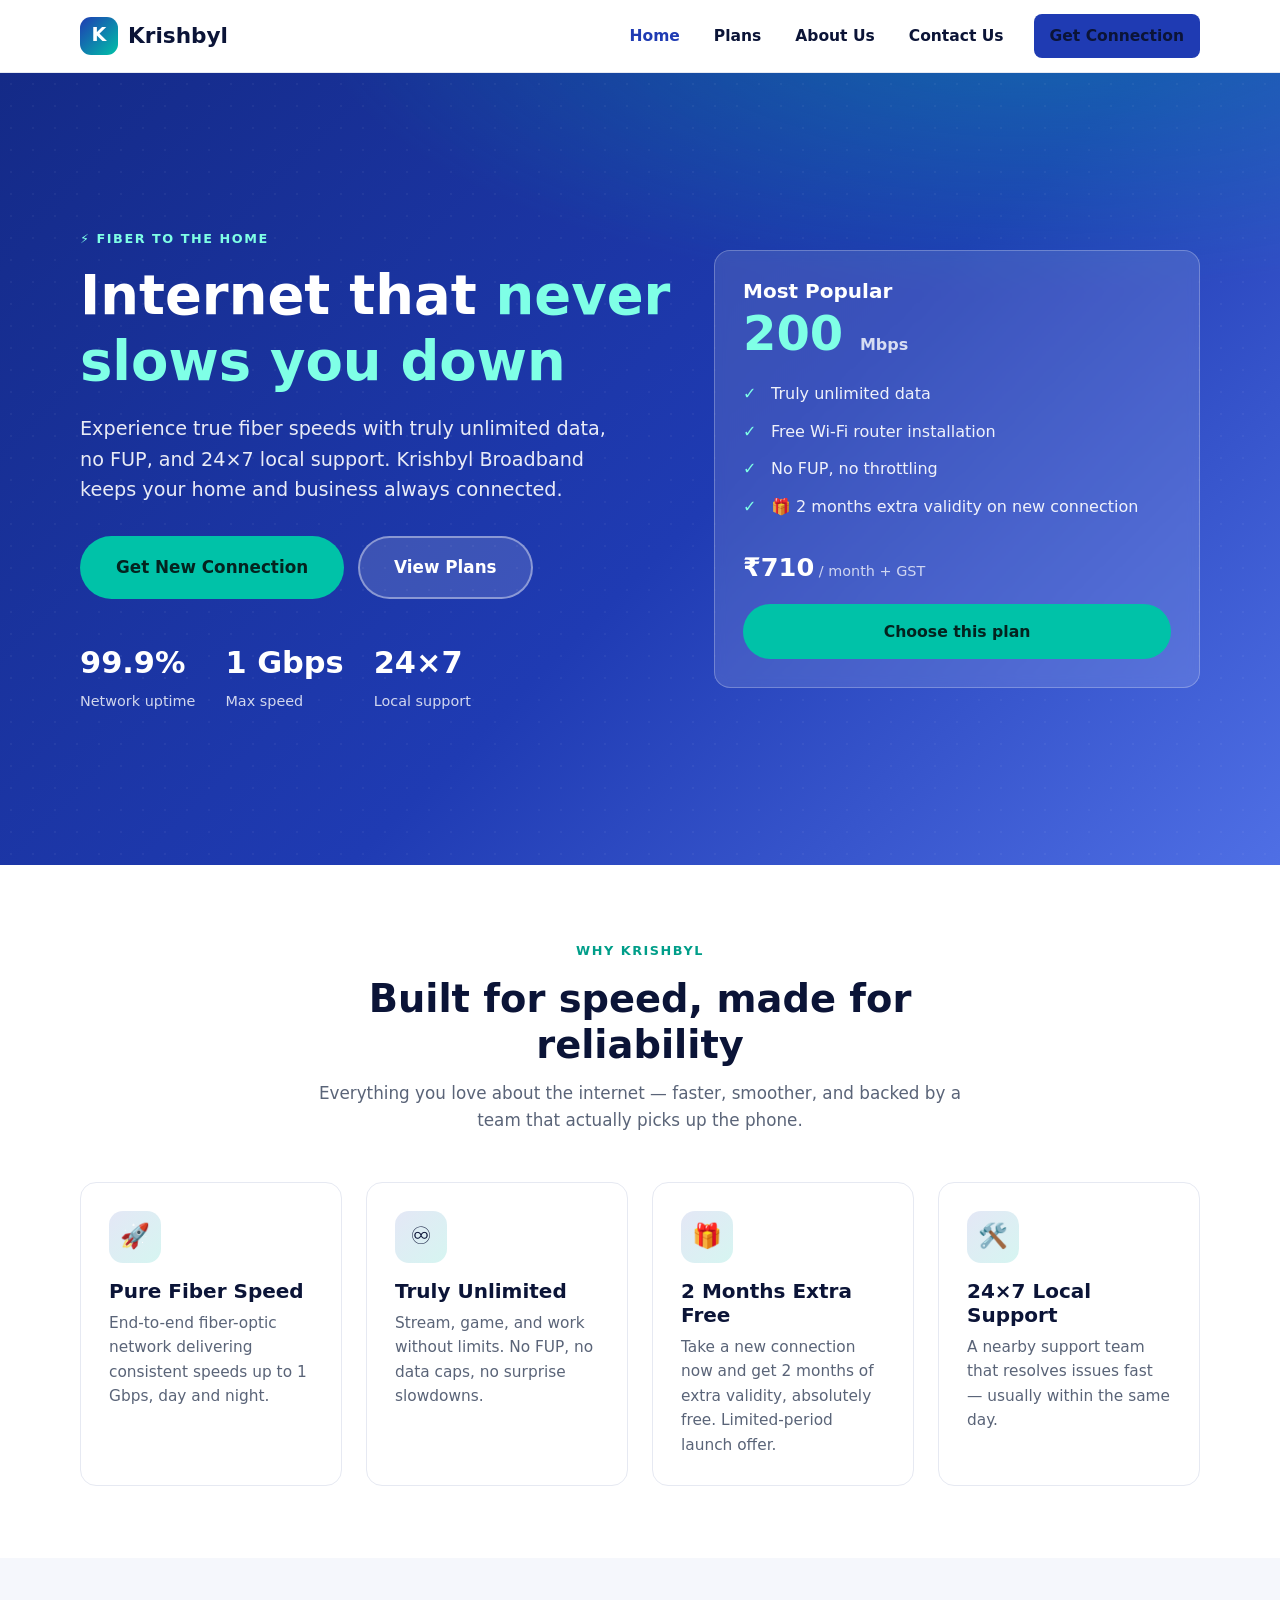
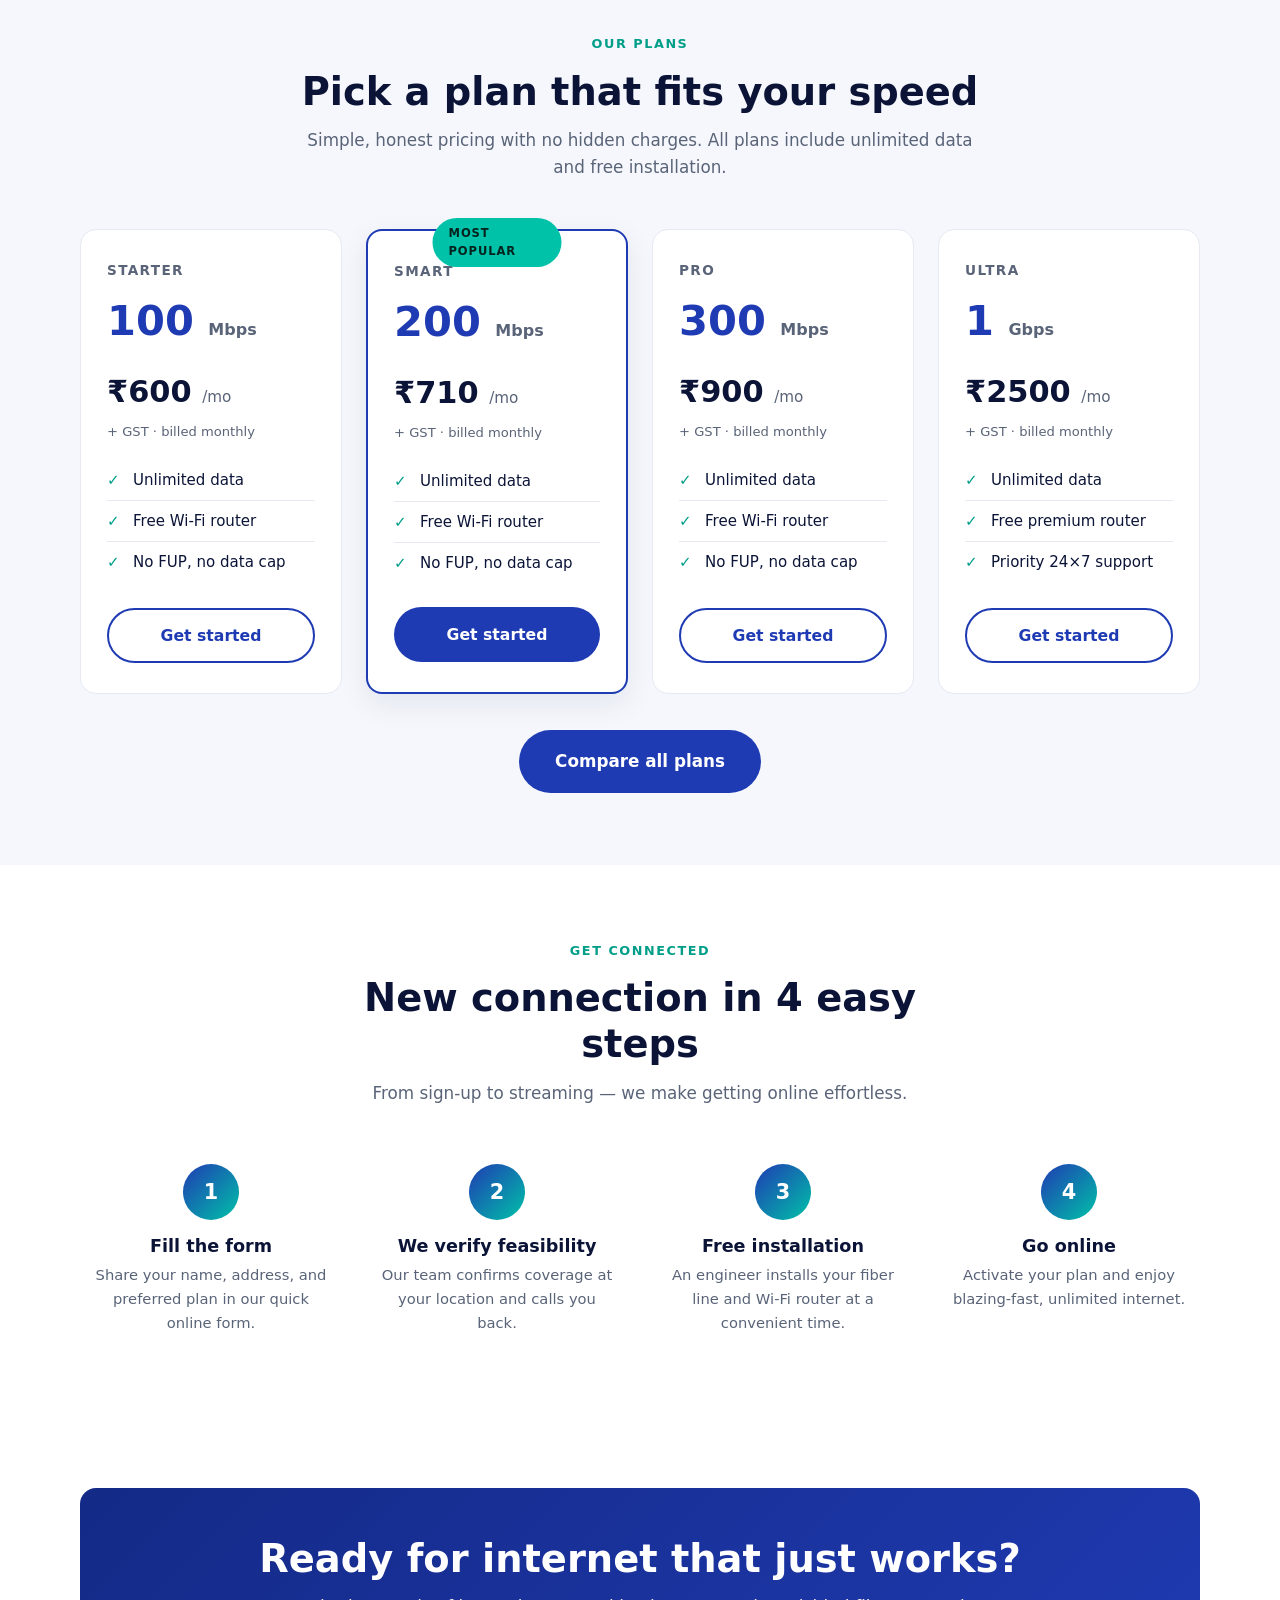
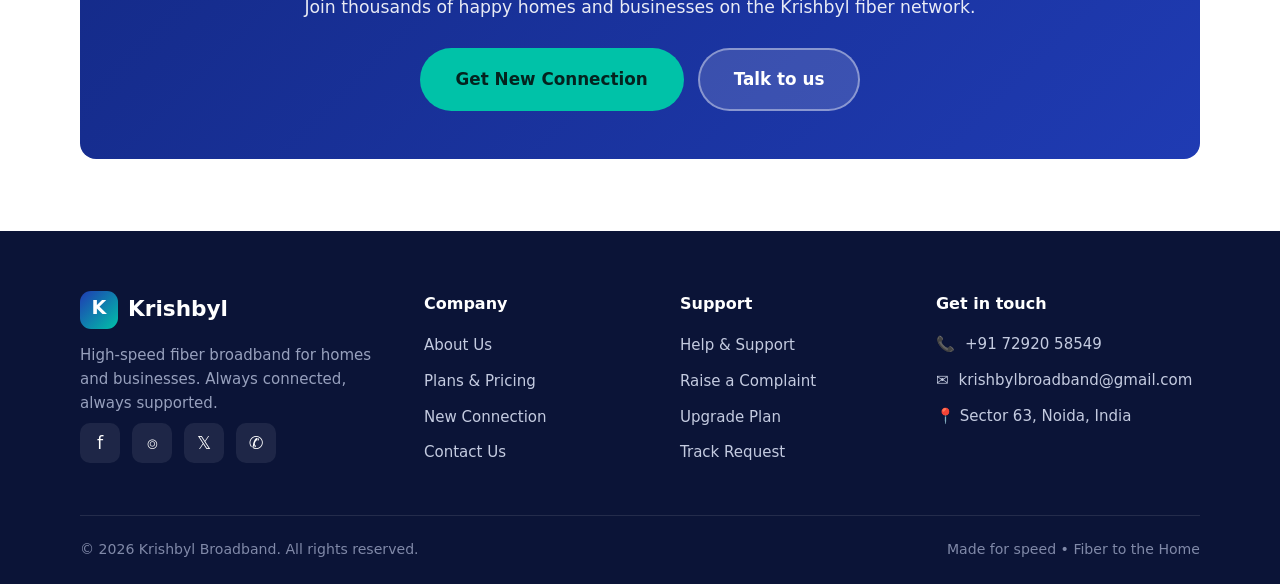
<file: index.html>
<!DOCTYPE html>
<html lang="en">
<head>
  <meta charset="UTF-8" />
  <meta name="viewport" content="width=device-width, initial-scale=1.0" />
  <title>Krishbyl Broadband — High-Speed Fiber Internet</title>
  <meta name="description" content="Krishbyl Broadband delivers blazing-fast, reliable fiber internet for homes and businesses. Truly unlimited data and 24x7 local support. New connection offer: get 2 months extra validity free." />
  <link rel="preconnect" href="https://fonts.googleapis.com" />
  <link rel="stylesheet" href="assets/css/style.css" />
  <link rel="icon" href="data:image/svg+xml,<svg xmlns='http://www.w3.org/2000/svg' viewBox='0 0 100 100'><rect width='100' height='100' rx='22' fill='%231f3bb3'/><text x='50' y='70' font-size='62' font-family='Arial' font-weight='bold' fill='white' text-anchor='middle'>K</text></svg>" />
</head>
<body>

  <!-- ===== Header ===== -->
  <header class="site-header">
    <div class="container nav">
      <a class="logo" href="index.html"><span class="mark"><span>K</span></span> Krishbyl</a>
      <button class="nav-toggle" aria-label="Toggle menu" aria-expanded="false"><span></span></button>
      <ul class="nav-links">
        <li><a href="index.html">Home</a></li>
        <li><a href="plans.html">Plans</a></li>
        <li><a href="about.html">About Us</a></li>
        <li><a href="contact.html">Contact Us</a></li>
        <li class="nav-cta"><a class="btn btn-primary" href="new-connection.html">Get Connection</a></li>
      </ul>
    </div>
  </header>

  <!-- ===== Hero ===== -->
  <section class="hero">
    <div class="container">
      <div class="hero-grid">
        <div>
          <span class="eyebrow" style="color:#7fffe6">⚡ Fiber to the Home</span>
          <h1>Internet that <span class="hl">never slows you down</span></h1>
          <p class="lead">Experience true fiber speeds with truly unlimited data, no FUP, and 24×7 local support. Krishbyl Broadband keeps your home and business always connected.</p>
          <div class="hero-actions">
            <a class="btn btn-accent btn-lg" href="new-connection.html">Get New Connection</a>
            <a class="btn btn-ghost-light btn-lg" href="plans.html">View Plans</a>
          </div>
          <div class="hero-stats">
            <div class="stat"><b>99.9%</b><span>Network uptime</span></div>
            <div class="stat"><b>1 Gbps</b><span>Max speed</span></div>
            <div class="stat"><b>24×7</b><span>Local support</span></div>
          </div>
        </div>
        <div class="hero-card">
          <h3>Most Popular</h3>
          <div class="speed">200 <small>Mbps</small></div>
          <ul>
            <li>Truly unlimited data</li>
            <li>Free Wi-Fi router installation</li>
            <li>No FUP, no throttling</li>
            <li>🎁 2 months extra validity on new connection</li>
          </ul>
          <div class="price">₹710<small> / month + GST</small></div>
          <a class="btn btn-accent" href="new-connection.html" style="width:100%">Choose this plan</a>
        </div>
      </div>
    </div>
  </section>

  <!-- ===== Features ===== -->
  <section>
    <div class="container">
      <div class="section-head">
        <span class="eyebrow">Why Krishbyl</span>
        <h2>Built for speed, made for reliability</h2>
        <p>Everything you love about the internet — faster, smoother, and backed by a team that actually picks up the phone.</p>
      </div>
      <div class="grid grid-4">
        <div class="feature">
          <div class="ico">🚀</div>
          <h3>Pure Fiber Speed</h3>
          <p>End-to-end fiber-optic network delivering consistent speeds up to 1 Gbps, day and night.</p>
        </div>
        <div class="feature">
          <div class="ico">♾️</div>
          <h3>Truly Unlimited</h3>
          <p>Stream, game, and work without limits. No FUP, no data caps, no surprise slowdowns.</p>
        </div>
        <div class="feature">
          <div class="ico">🎁</div>
          <h3>2 Months Extra Free</h3>
          <p>Take a new connection now and get 2 months of extra validity, absolutely free. Limited-period launch offer.</p>
        </div>
        <div class="feature">
          <div class="ico">🛠️</div>
          <h3>24×7 Local Support</h3>
          <p>A nearby support team that resolves issues fast — usually within the same day.</p>
        </div>
      </div>
    </div>
  </section>

  <!-- ===== Plans preview ===== -->
  <section class="bg-soft">
    <div class="container">
      <div class="section-head">
        <span class="eyebrow">Our Plans</span>
        <h2>Pick a plan that fits your speed</h2>
        <p>Simple, honest pricing with no hidden charges. All plans include unlimited data and free installation.</p>
      </div>
      <div class="plans-grid">
        <div class="plan">
          <div class="plan-name">Starter</div>
          <div class="plan-speed">100 <small>Mbps</small></div>
          <div class="plan-price">₹600 <span>/mo</span></div>
          <div class="plan-gst">+ GST · billed monthly</div>
          <ul>
            <li>Unlimited data</li>
            <li>Free Wi-Fi router</li>
            <li>No FUP, no data cap</li>
          </ul>
          <a class="btn btn-outline" href="new-connection.html">Get started</a>
        </div>
        <div class="plan featured">
          <div class="badge">Most Popular</div>
          <div class="plan-name">Smart</div>
          <div class="plan-speed">200 <small>Mbps</small></div>
          <div class="plan-price">₹710 <span>/mo</span></div>
          <div class="plan-gst">+ GST · billed monthly</div>
          <ul>
            <li>Unlimited data</li>
            <li>Free Wi-Fi router</li>
            <li>No FUP, no data cap</li>
          </ul>
          <a class="btn btn-primary" href="new-connection.html">Get started</a>
        </div>
        <div class="plan">
          <div class="plan-name">Pro</div>
          <div class="plan-speed">300 <small>Mbps</small></div>
          <div class="plan-price">₹900 <span>/mo</span></div>
          <div class="plan-gst">+ GST · billed monthly</div>
          <ul>
            <li>Unlimited data</li>
            <li>Free Wi-Fi router</li>
            <li>No FUP, no data cap</li>
          </ul>
          <a class="btn btn-outline" href="new-connection.html">Get started</a>
        </div>
        <div class="plan">
          <div class="plan-name">Ultra</div>
          <div class="plan-speed">1 <small>Gbps</small></div>
          <div class="plan-price">₹2500 <span>/mo</span></div>
          <div class="plan-gst">+ GST · billed monthly</div>
          <ul>
            <li>Unlimited data</li>
            <li>Free premium router</li>
            <li>Priority 24×7 support</li>
          </ul>
          <a class="btn btn-outline" href="new-connection.html">Get started</a>
        </div>
      </div>
      <div style="text-align:center; margin-top:36px">
        <a class="btn btn-primary btn-lg" href="plans.html">Compare all plans</a>
      </div>
    </div>
  </section>

  <!-- ===== How it works ===== -->
  <section>
    <div class="container">
      <div class="section-head">
        <span class="eyebrow">Get Connected</span>
        <h2>New connection in 4 easy steps</h2>
        <p>From sign-up to streaming — we make getting online effortless.</p>
      </div>
      <div class="steps">
        <div class="step">
          <div class="num">1</div>
          <h3>Fill the form</h3>
          <p>Share your name, address, and preferred plan in our quick online form.</p>
        </div>
        <div class="step">
          <div class="num">2</div>
          <h3>We verify feasibility</h3>
          <p>Our team confirms coverage at your location and calls you back.</p>
        </div>
        <div class="step">
          <div class="num">3</div>
          <h3>Free installation</h3>
          <p>An engineer installs your fiber line and Wi-Fi router at a convenient time.</p>
        </div>
        <div class="step">
          <div class="num">4</div>
          <h3>Go online</h3>
          <p>Activate your plan and enjoy blazing-fast, unlimited internet.</p>
        </div>
      </div>
    </div>
  </section>

  <!-- ===== CTA ===== -->
  <section>
    <div class="container">
      <div class="cta-band">
        <h2>Ready for internet that just works?</h2>
        <p>Join thousands of happy homes and businesses on the Krishbyl fiber network.</p>
        <div class="hero-actions">
          <a class="btn btn-accent btn-lg" href="new-connection.html">Get New Connection</a>
          <a class="btn btn-ghost-light btn-lg" href="contact.html">Talk to us</a>
        </div>
      </div>
    </div>
  </section>

  <!-- ===== Footer ===== -->
  <footer class="site-footer">
    <div class="container">
      <div class="footer-grid">
        <div>
          <div class="logo"><span class="mark"><span>K</span></span> Krishbyl</div>
          <p>High-speed fiber broadband for homes and businesses. Always connected, always supported.</p>
          <div class="social">
            <a href="#" aria-label="Facebook">f</a>
            <a href="#" aria-label="Instagram">⌾</a>
            <a href="#" aria-label="X / Twitter">𝕏</a>
            <a href="#" aria-label="WhatsApp">✆</a>
          </div>
        </div>
        <div>
          <h4>Company</h4>
          <ul class="footer-links">
            <li><a href="about.html">About Us</a></li>
            <li><a href="plans.html">Plans &amp; Pricing</a></li>
            <li><a href="new-connection.html">New Connection</a></li>
            <li><a href="contact.html">Contact Us</a></li>
          </ul>
        </div>
        <div>
          <h4>Support</h4>
          <ul class="footer-links">
            <li><a href="contact.html">Help &amp; Support</a></li>
            <li><a href="contact.html">Raise a Complaint</a></li>
            <li><a href="plans.html">Upgrade Plan</a></li>
            <li><a href="new-connection.html">Track Request</a></li>
          </ul>
        </div>
        <div>
          <h4>Get in touch</h4>
          <ul class="footer-links footer-contact">
            <li>📞 <a href="tel:+917292058549">+91 72920 58549</a></li>
            <li>✉️ <a href="mailto:krishbylbroadband@gmail.com">krishbylbroadband@gmail.com</a></li>
            <li>📍 Sector 63, Noida, India</li>
          </ul>
        </div>
      </div>
      <div class="footer-bottom">
        <span>© <span data-year>2026</span> Krishbyl Broadband. All rights reserved.</span>
        <span>Made for speed • Fiber to the Home</span>
      </div>
    </div>
  </footer>

  <script src="assets/js/main.js"></script>
</body>
</html>
</file>
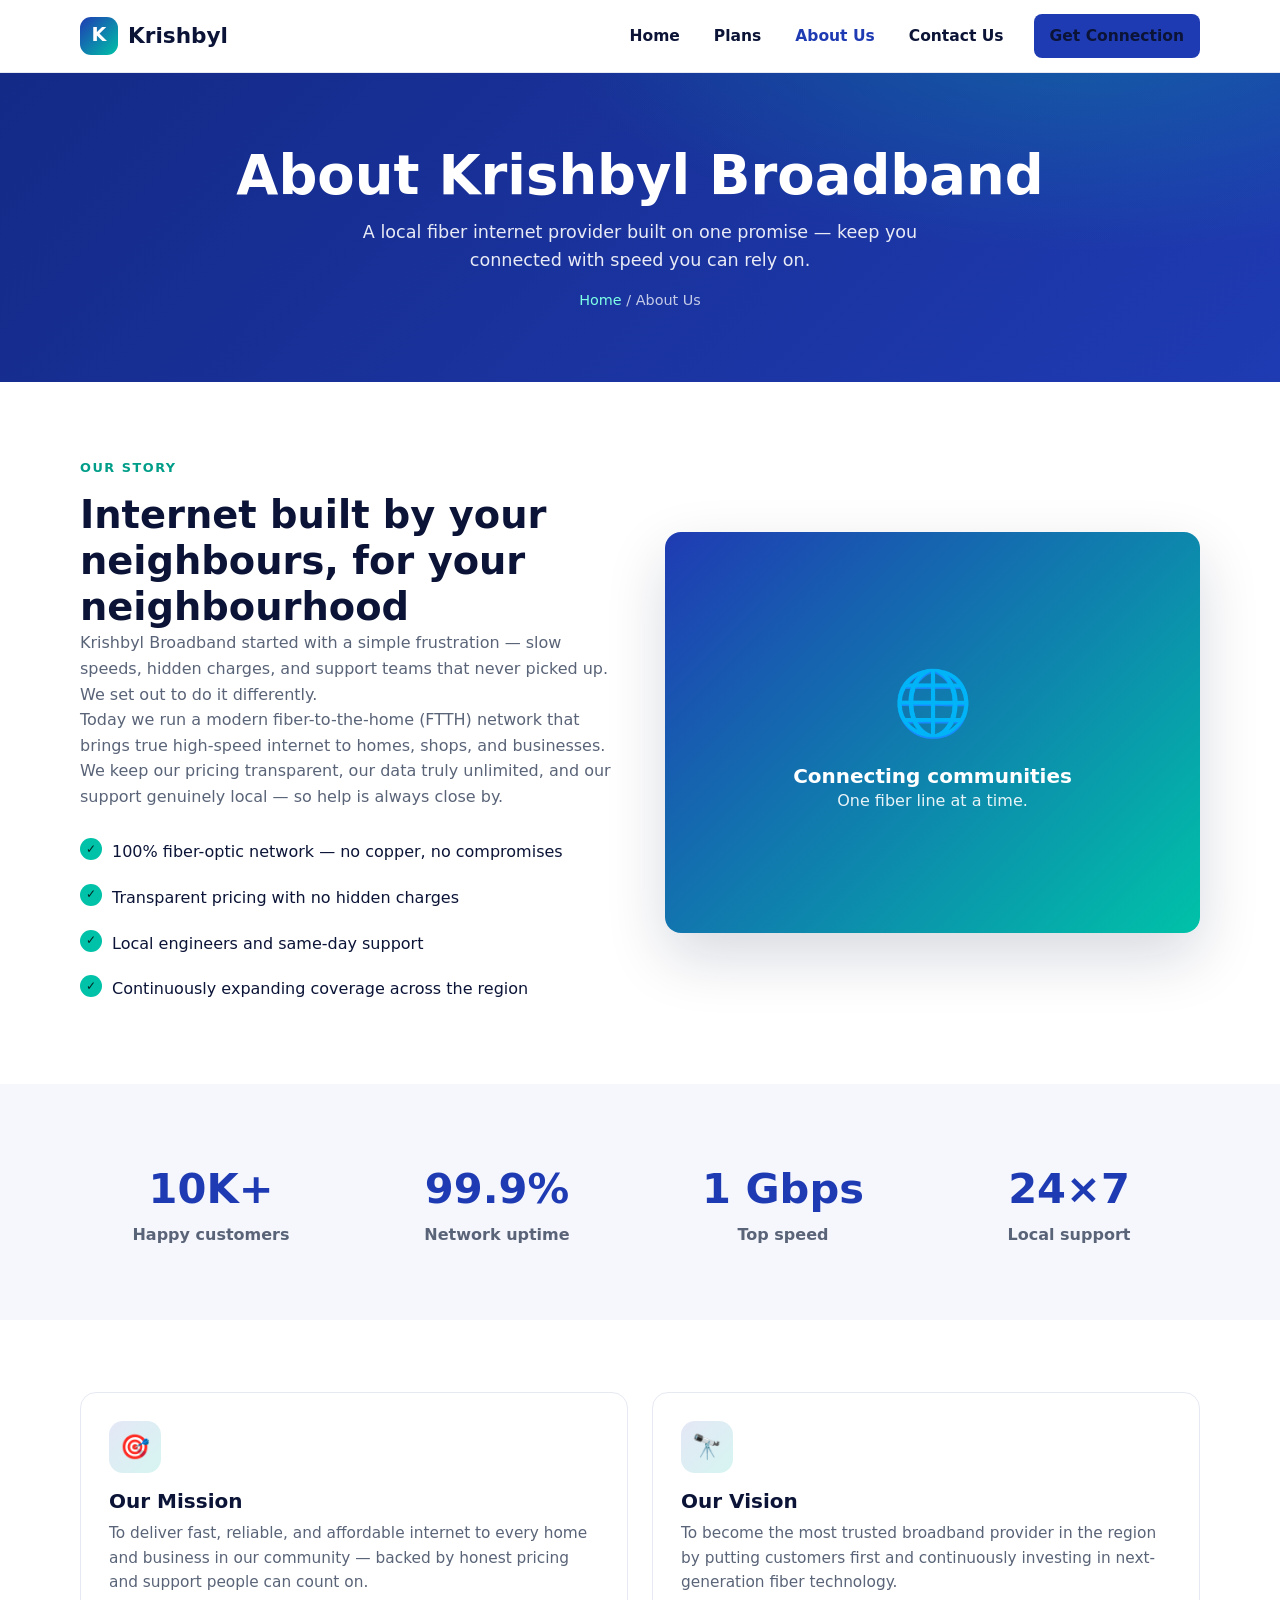
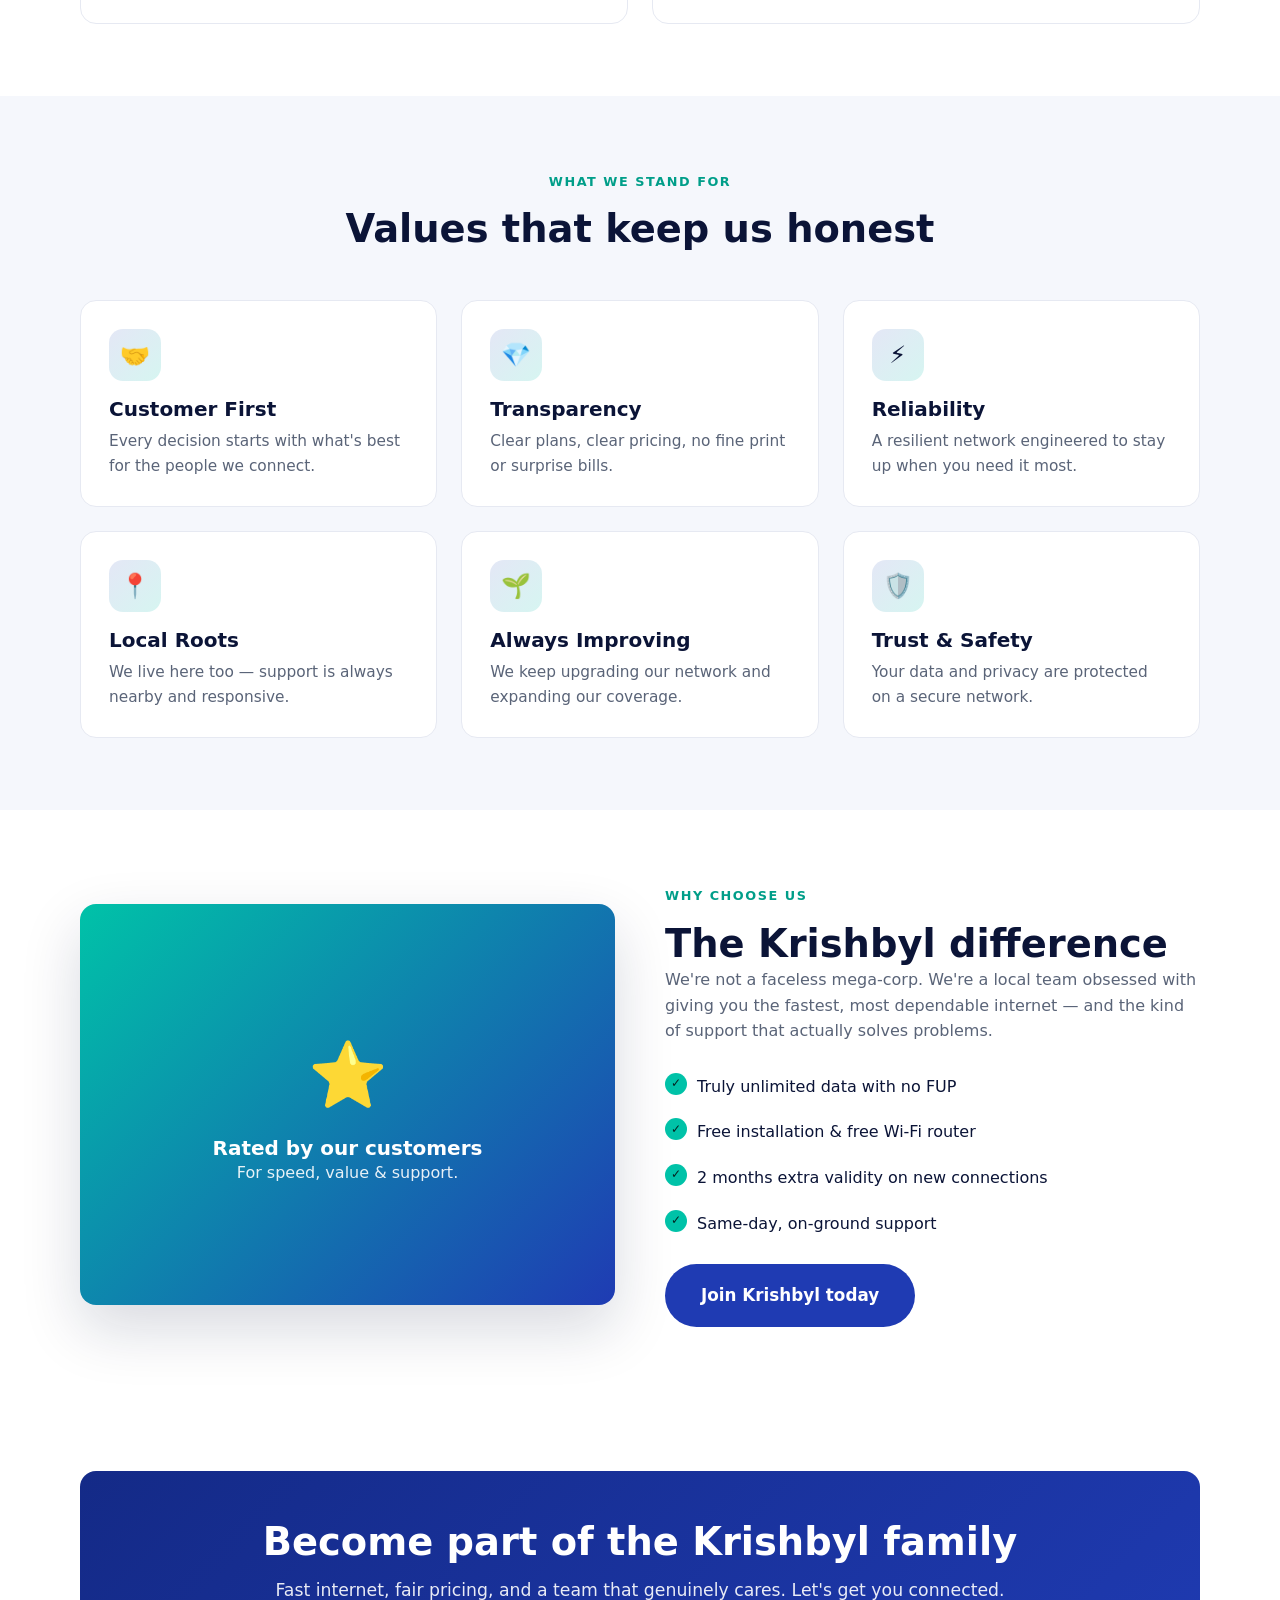
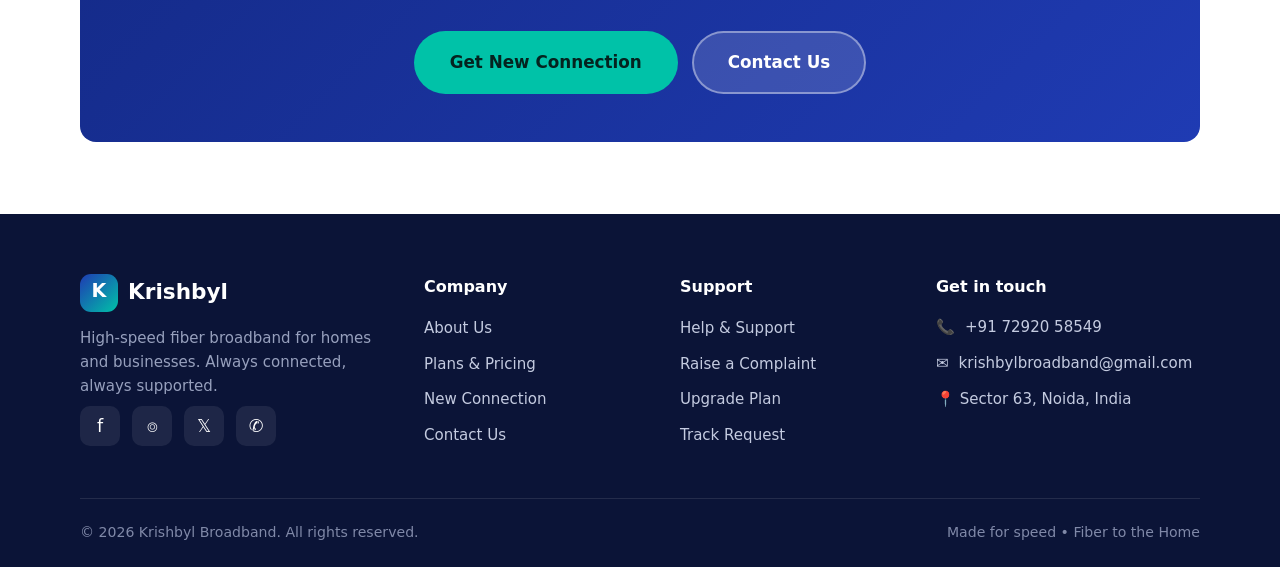
<file: about.html>
<!DOCTYPE html>
<html lang="en">
<head>
  <meta charset="UTF-8" />
  <meta name="viewport" content="width=device-width, initial-scale=1.0" />
  <title>About Us — Krishbyl Broadband</title>
  <meta name="description" content="Krishbyl Broadband is a local fiber internet provider on a mission to deliver fast, reliable, and affordable connectivity with genuine local support." />
  <link rel="stylesheet" href="assets/css/style.css" />
  <link rel="icon" href="data:image/svg+xml,<svg xmlns='http://www.w3.org/2000/svg' viewBox='0 0 100 100'><rect width='100' height='100' rx='22' fill='%231f3bb3'/><text x='50' y='70' font-size='62' font-family='Arial' font-weight='bold' fill='white' text-anchor='middle'>K</text></svg>" />
</head>
<body>

  <header class="site-header">
    <div class="container nav">
      <a class="logo" href="index.html"><span class="mark"><span>K</span></span> Krishbyl</a>
      <button class="nav-toggle" aria-label="Toggle menu" aria-expanded="false"><span></span></button>
      <ul class="nav-links">
        <li><a href="index.html">Home</a></li>
        <li><a href="plans.html">Plans</a></li>
        <li><a href="about.html">About Us</a></li>
        <li><a href="contact.html">Contact Us</a></li>
        <li class="nav-cta"><a class="btn btn-primary" href="new-connection.html">Get Connection</a></li>
      </ul>
    </div>
  </header>

  <section class="page-banner">
    <div class="container">
      <h1>About Krishbyl Broadband</h1>
      <p>A local fiber internet provider built on one promise — keep you connected with speed you can rely on.</p>
      <div class="breadcrumb"><a href="index.html">Home</a> / About Us</div>
    </div>
  </section>

  <!-- ===== Story ===== -->
  <section>
    <div class="container">
      <div class="split">
        <div>
          <span class="eyebrow">Our Story</span>
          <h2>Internet built by your neighbours, for your neighbourhood</h2>
          <p>Krishbyl Broadband started with a simple frustration — slow speeds, hidden charges, and support teams that never picked up. We set out to do it differently.</p>
          <p>Today we run a modern fiber-to-the-home (FTTH) network that brings true high-speed internet to homes, shops, and businesses. We keep our pricing transparent, our data truly unlimited, and our support genuinely local — so help is always close by.</p>
          <ul>
            <li>100% fiber-optic network — no copper, no compromises</li>
            <li>Transparent pricing with no hidden charges</li>
            <li>Local engineers and same-day support</li>
            <li>Continuously expanding coverage across the region</li>
          </ul>
        </div>
        <div class="media-box">
          <div>
            <div class="big">🌐</div>
            <h3 style="color:#fff; margin-top:10px">Connecting communities</h3>
            <p style="color:rgba(255,255,255,.9)">One fiber line at a time.</p>
          </div>
        </div>
      </div>
    </div>
  </section>

  <!-- ===== Stats ===== -->
  <section class="bg-soft">
    <div class="container">
      <div class="stat-strip">
        <div class="stat"><b>10K+</b><span>Happy customers</span></div>
        <div class="stat"><b>99.9%</b><span>Network uptime</span></div>
        <div class="stat"><b>1 Gbps</b><span>Top speed</span></div>
        <div class="stat"><b>24×7</b><span>Local support</span></div>
      </div>
    </div>
  </section>

  <!-- ===== Mission / Vision ===== -->
  <section>
    <div class="container">
      <div class="grid grid-2">
        <div class="feature value-card">
          <div class="ico">🎯</div>
          <h3>Our Mission</h3>
          <p>To deliver fast, reliable, and affordable internet to every home and business in our community — backed by honest pricing and support people can count on.</p>
        </div>
        <div class="feature value-card">
          <div class="ico">🔭</div>
          <h3>Our Vision</h3>
          <p>To become the most trusted broadband provider in the region by putting customers first and continuously investing in next-generation fiber technology.</p>
        </div>
      </div>
    </div>
  </section>

  <!-- ===== Values ===== -->
  <section class="bg-soft">
    <div class="container">
      <div class="section-head">
        <span class="eyebrow">What We Stand For</span>
        <h2>Values that keep us honest</h2>
      </div>
      <div class="grid grid-3">
        <div class="feature"><div class="ico">🤝</div><h3>Customer First</h3><p>Every decision starts with what's best for the people we connect.</p></div>
        <div class="feature"><div class="ico">💎</div><h3>Transparency</h3><p>Clear plans, clear pricing, no fine print or surprise bills.</p></div>
        <div class="feature"><div class="ico">⚡</div><h3>Reliability</h3><p>A resilient network engineered to stay up when you need it most.</p></div>
        <div class="feature"><div class="ico">📍</div><h3>Local Roots</h3><p>We live here too — support is always nearby and responsive.</p></div>
        <div class="feature"><div class="ico">🌱</div><h3>Always Improving</h3><p>We keep upgrading our network and expanding our coverage.</p></div>
        <div class="feature"><div class="ico">🛡️</div><h3>Trust &amp; Safety</h3><p>Your data and privacy are protected on a secure network.</p></div>
      </div>
    </div>
  </section>

  <!-- ===== Why choose ===== -->
  <section>
    <div class="container">
      <div class="split">
        <div class="media-box" style="background:linear-gradient(135deg,var(--accent),var(--brand))">
          <div>
            <div class="big">⭐</div>
            <h3 style="color:#fff; margin-top:10px">Rated by our customers</h3>
            <p style="color:rgba(255,255,255,.9)">For speed, value &amp; support.</p>
          </div>
        </div>
        <div>
          <span class="eyebrow">Why Choose Us</span>
          <h2>The Krishbyl difference</h2>
          <p>We're not a faceless mega-corp. We're a local team obsessed with giving you the fastest, most dependable internet — and the kind of support that actually solves problems.</p>
          <ul>
            <li>Truly unlimited data with no FUP</li>
            <li>Free installation &amp; free Wi-Fi router</li>
            <li>2 months extra validity on new connections</li>
            <li>Same-day, on-ground support</li>
          </ul>
          <a class="btn btn-primary btn-lg" href="new-connection.html" style="margin-top:18px">Join Krishbyl today</a>
        </div>
      </div>
    </div>
  </section>

  <!-- ===== CTA ===== -->
  <section>
    <div class="container">
      <div class="cta-band">
        <h2>Become part of the Krishbyl family</h2>
        <p>Fast internet, fair pricing, and a team that genuinely cares. Let's get you connected.</p>
        <div class="hero-actions">
          <a class="btn btn-accent btn-lg" href="new-connection.html">Get New Connection</a>
          <a class="btn btn-ghost-light btn-lg" href="contact.html">Contact Us</a>
        </div>
      </div>
    </div>
  </section>

  <footer class="site-footer">
    <div class="container">
      <div class="footer-grid">
        <div>
          <div class="logo"><span class="mark"><span>K</span></span> Krishbyl</div>
          <p>High-speed fiber broadband for homes and businesses. Always connected, always supported.</p>
          <div class="social">
            <a href="#" aria-label="Facebook">f</a>
            <a href="#" aria-label="Instagram">⌾</a>
            <a href="#" aria-label="X / Twitter">𝕏</a>
            <a href="#" aria-label="WhatsApp">✆</a>
          </div>
        </div>
        <div>
          <h4>Company</h4>
          <ul class="footer-links">
            <li><a href="about.html">About Us</a></li>
            <li><a href="plans.html">Plans &amp; Pricing</a></li>
            <li><a href="new-connection.html">New Connection</a></li>
            <li><a href="contact.html">Contact Us</a></li>
          </ul>
        </div>
        <div>
          <h4>Support</h4>
          <ul class="footer-links">
            <li><a href="contact.html">Help &amp; Support</a></li>
            <li><a href="contact.html">Raise a Complaint</a></li>
            <li><a href="plans.html">Upgrade Plan</a></li>
            <li><a href="new-connection.html">Track Request</a></li>
          </ul>
        </div>
        <div>
          <h4>Get in touch</h4>
          <ul class="footer-links footer-contact">
            <li>📞 <a href="tel:+917292058549">+91 72920 58549</a></li>
            <li>✉️ <a href="mailto:krishbylbroadband@gmail.com">krishbylbroadband@gmail.com</a></li>
            <li>📍 Sector 63, Noida, India</li>
          </ul>
        </div>
      </div>
      <div class="footer-bottom">
        <span>© <span data-year>2026</span> Krishbyl Broadband. All rights reserved.</span>
        <span>Made for speed • Fiber to the Home</span>
      </div>
    </div>
  </footer>

  <script src="assets/js/main.js"></script>
</body>
</html>
</file>
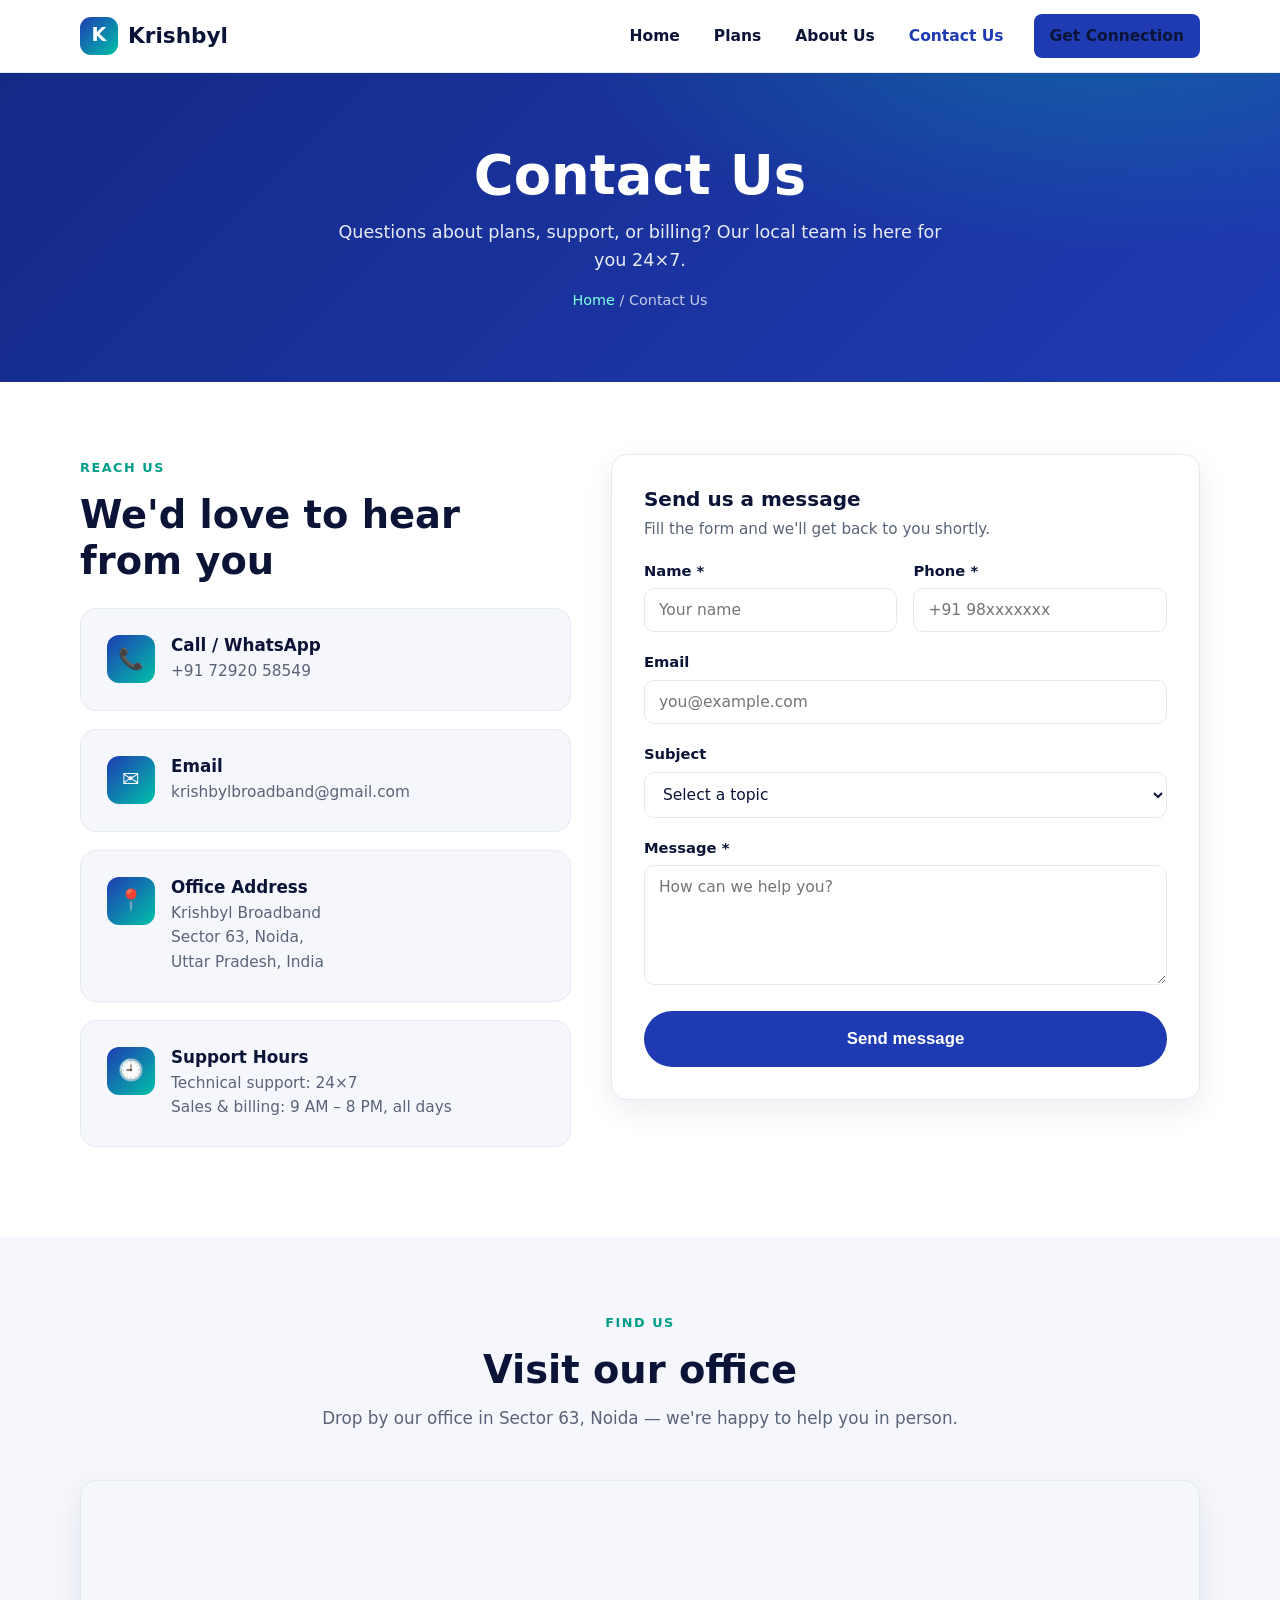
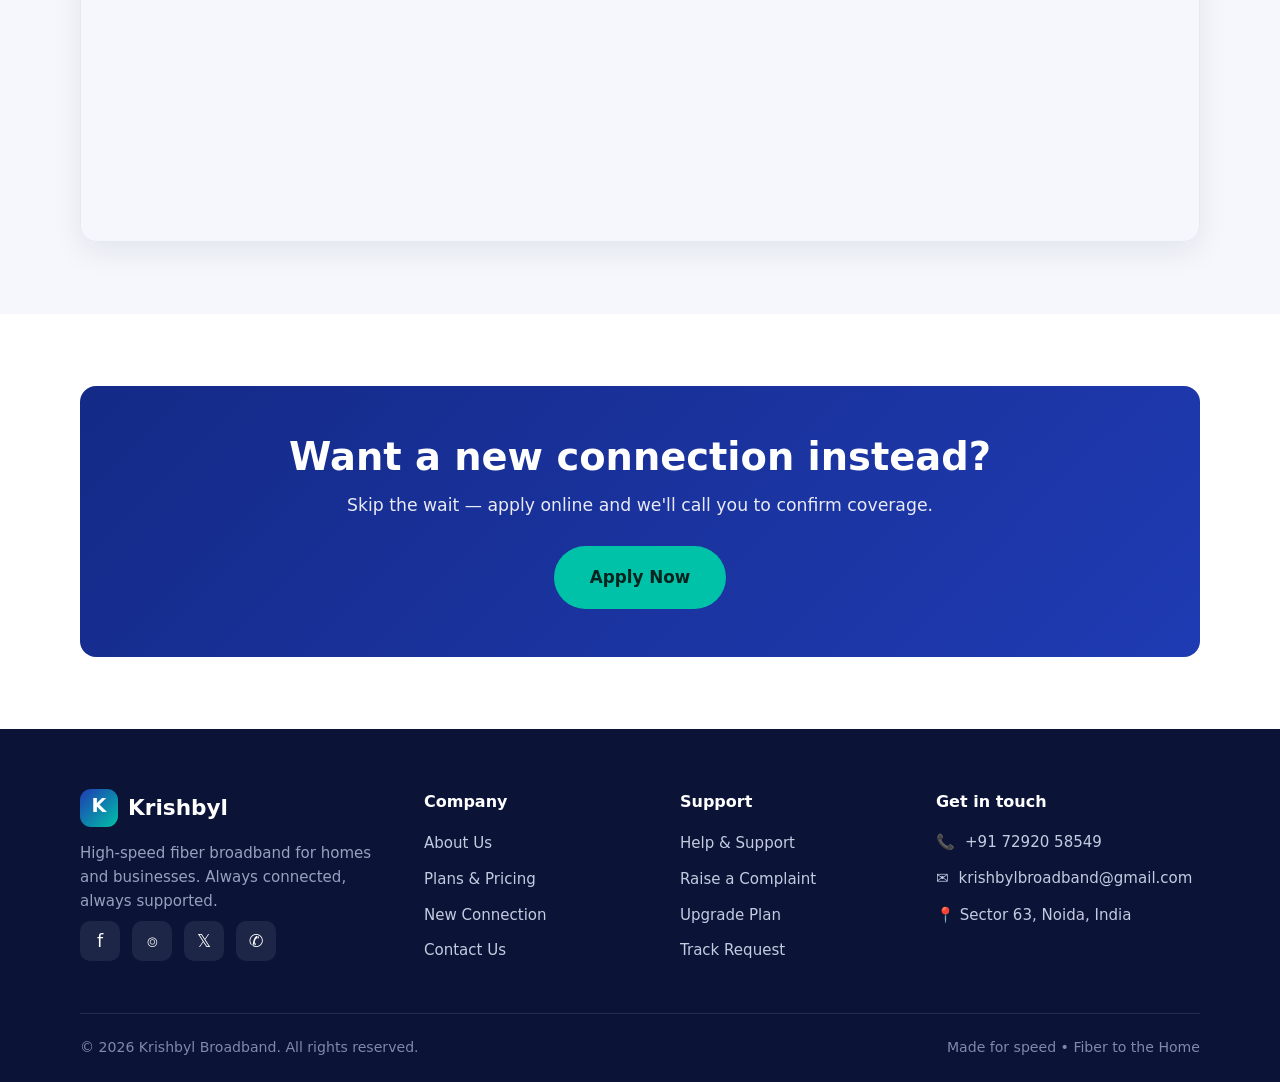
<file: contact.html>
<!DOCTYPE html>
<html lang="en">
<head>
  <meta charset="UTF-8" />
  <meta name="viewport" content="width=device-width, initial-scale=1.0" />
  <title>Contact Us — Krishbyl Broadband</title>
  <meta name="description" content="Get in touch with Krishbyl Broadband. Call, email, or message us for new connections, support, billing, and business enquiries. 24x7 local support." />
  <link rel="stylesheet" href="assets/css/style.css" />
  <link rel="icon" href="data:image/svg+xml,<svg xmlns='http://www.w3.org/2000/svg' viewBox='0 0 100 100'><rect width='100' height='100' rx='22' fill='%231f3bb3'/><text x='50' y='70' font-size='62' font-family='Arial' font-weight='bold' fill='white' text-anchor='middle'>K</text></svg>" />
</head>
<body>

  <header class="site-header">
    <div class="container nav">
      <a class="logo" href="index.html"><span class="mark"><span>K</span></span> Krishbyl</a>
      <button class="nav-toggle" aria-label="Toggle menu" aria-expanded="false"><span></span></button>
      <ul class="nav-links">
        <li><a href="index.html">Home</a></li>
        <li><a href="plans.html">Plans</a></li>
        <li><a href="about.html">About Us</a></li>
        <li><a href="contact.html">Contact Us</a></li>
        <li class="nav-cta"><a class="btn btn-primary" href="new-connection.html">Get Connection</a></li>
      </ul>
    </div>
  </header>

  <section class="page-banner">
    <div class="container">
      <h1>Contact Us</h1>
      <p>Questions about plans, support, or billing? Our local team is here for you 24×7.</p>
      <div class="breadcrumb"><a href="index.html">Home</a> / Contact Us</div>
    </div>
  </section>

  <!-- ===== Contact grid ===== -->
  <section>
    <div class="container">
      <div class="contact-grid">
        <!-- Left: info -->
        <div>
          <span class="eyebrow">Reach Us</span>
          <h2 style="margin-bottom:24px">We'd love to hear from you</h2>

          <div class="info-card">
            <div class="ico">📞</div>
            <div>
              <h3>Call / WhatsApp</h3>
              <p><a href="tel:+917292058549">+91 72920 58549</a></p>
            </div>
          </div>

          <div class="info-card">
            <div class="ico">✉️</div>
            <div>
              <h3>Email</h3>
              <p><a href="mailto:krishbylbroadband@gmail.com">krishbylbroadband@gmail.com</a></p>
            </div>
          </div>

          <div class="info-card">
            <div class="ico">📍</div>
            <div>
              <h3>Office Address</h3>
              <p>Krishbyl Broadband<br />
                 Sector 63, Noida,<br />
                 Uttar Pradesh, India</p>
            </div>
          </div>

          <div class="info-card">
            <div class="ico">🕘</div>
            <div>
              <h3>Support Hours</h3>
              <p>Technical support: 24×7<br />
                 Sales &amp; billing: 9 AM – 8 PM, all days</p>
            </div>
          </div>
        </div>

        <!-- Right: form -->
        <div>
          <div class="form-card">
            <h3 style="margin-bottom:6px">Send us a message</h3>
            <p style="margin-bottom:18px; font-size:.95rem;">Fill the form and we'll get back to you shortly.</p>

            <form class="js-lead-form" data-form="Contact" novalidate>
              <div class="form-row">
                <div class="field">
                  <label for="name">Name *</label>
                  <input type="text" id="name" name="name" required placeholder="Your name" />
                </div>
                <div class="field">
                  <label for="phone">Phone *</label>
                  <input type="tel" id="phone" name="phone" required pattern="[0-9+ ]{8,15}" placeholder="+91 98xxxxxxx" />
                </div>
              </div>
              <div class="field">
                <label for="email">Email</label>
                <input type="email" id="email" name="email" placeholder="you@example.com" />
              </div>
              <div class="field">
                <label for="subject">Subject</label>
                <select id="subject" name="subject">
                  <option value="">Select a topic</option>
                  <option>New connection</option>
                  <option>Technical support</option>
                  <option>Billing &amp; payments</option>
                  <option>Plan upgrade / change</option>
                  <option>Business / leased line</option>
                  <option>Feedback / complaint</option>
                </select>
              </div>
              <div class="field">
                <label for="msg">Message *</label>
                <textarea id="msg" name="msg" required placeholder="How can we help you?"></textarea>
              </div>
              <!-- spam honeypot: real users never fill this -->
              <input type="text" name="company" tabindex="-1" autocomplete="off" style="position:absolute;left:-9999px" aria-hidden="true" />
              <button type="submit" class="btn btn-primary btn-lg" style="width:100%">Send message</button>
              <p class="form-status" role="status" style="display:none; margin-top:16px; padding:12px 16px; border-radius:10px; font-size:.95rem;"></p>
            </form>
          </div>
        </div>
      </div>
    </div>
  </section>

  <!-- ===== Map ===== -->
  <section class="bg-soft">
    <div class="container">
      <div class="section-head">
        <span class="eyebrow">Find Us</span>
        <h2>Visit our office</h2>
        <p>Drop by our office in Sector 63, Noida — we're happy to help you in person.</p>
      </div>
      <div class="map-wrap">
        <iframe
          title="Krishbyl Broadband location"
          src="https://www.google.com/maps?q=Sector+63+Noida&output=embed"
          loading="lazy"
          referrerpolicy="no-referrer-when-downgrade"></iframe>
      </div>
    </div>
  </section>

  <!-- ===== Quick CTA ===== -->
  <section>
    <div class="container">
      <div class="cta-band">
        <h2>Want a new connection instead?</h2>
        <p>Skip the wait — apply online and we'll call you to confirm coverage.</p>
        <div class="hero-actions">
          <a class="btn btn-accent btn-lg" href="new-connection.html">Apply Now</a>
        </div>
      </div>
    </div>
  </section>

  <footer class="site-footer">
    <div class="container">
      <div class="footer-grid">
        <div>
          <div class="logo"><span class="mark"><span>K</span></span> Krishbyl</div>
          <p>High-speed fiber broadband for homes and businesses. Always connected, always supported.</p>
          <div class="social">
            <a href="#" aria-label="Facebook">f</a>
            <a href="#" aria-label="Instagram">⌾</a>
            <a href="#" aria-label="X / Twitter">𝕏</a>
            <a href="#" aria-label="WhatsApp">✆</a>
          </div>
        </div>
        <div>
          <h4>Company</h4>
          <ul class="footer-links">
            <li><a href="about.html">About Us</a></li>
            <li><a href="plans.html">Plans &amp; Pricing</a></li>
            <li><a href="new-connection.html">New Connection</a></li>
            <li><a href="contact.html">Contact Us</a></li>
          </ul>
        </div>
        <div>
          <h4>Support</h4>
          <ul class="footer-links">
            <li><a href="contact.html">Help &amp; Support</a></li>
            <li><a href="contact.html">Raise a Complaint</a></li>
            <li><a href="plans.html">Upgrade Plan</a></li>
            <li><a href="new-connection.html">Track Request</a></li>
          </ul>
        </div>
        <div>
          <h4>Get in touch</h4>
          <ul class="footer-links footer-contact">
            <li>📞 <a href="tel:+917292058549">+91 72920 58549</a></li>
            <li>✉️ <a href="mailto:krishbylbroadband@gmail.com">krishbylbroadband@gmail.com</a></li>
            <li>📍 Sector 63, Noida, India</li>
          </ul>
        </div>
      </div>
      <div class="footer-bottom">
        <span>© <span data-year>2026</span> Krishbyl Broadband. All rights reserved.</span>
        <span>Made for speed • Fiber to the Home</span>
      </div>
    </div>
  </footer>

  <script src="assets/js/main.js"></script>
</body>
</html>
</file>
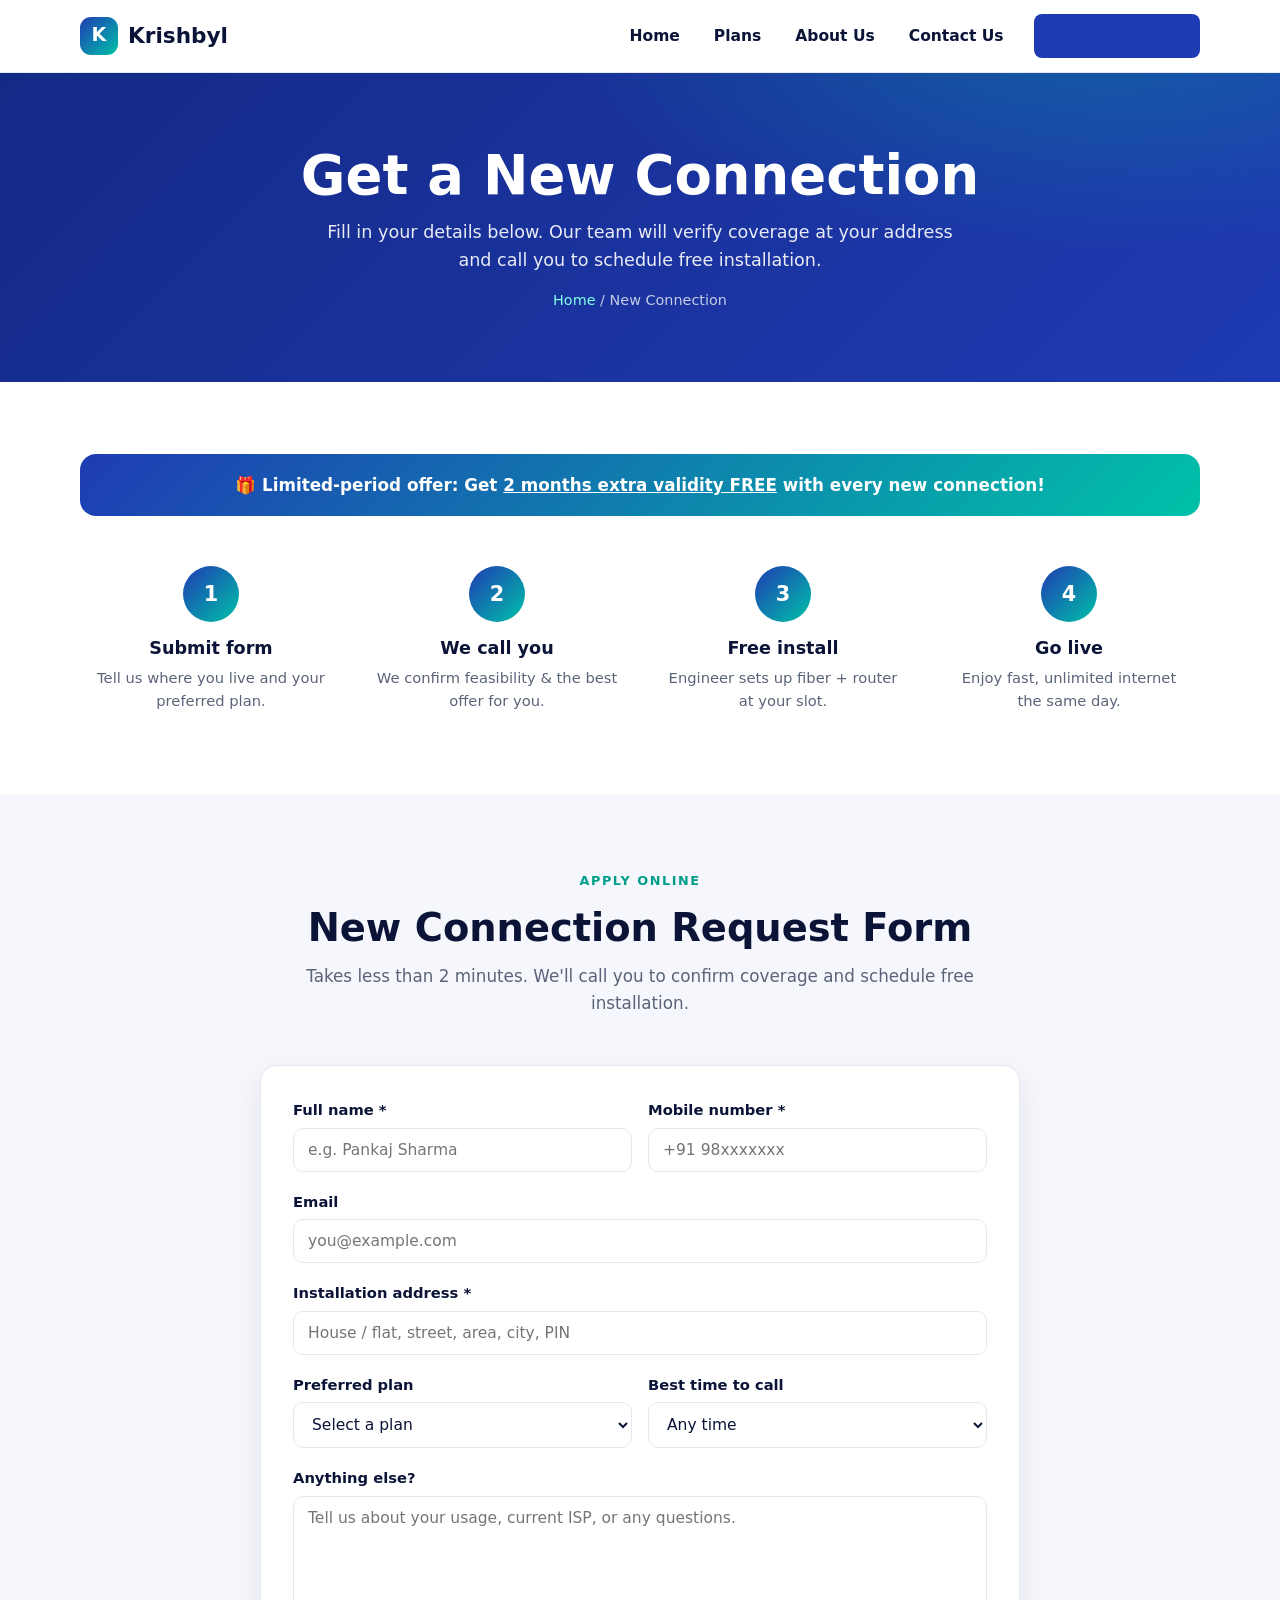
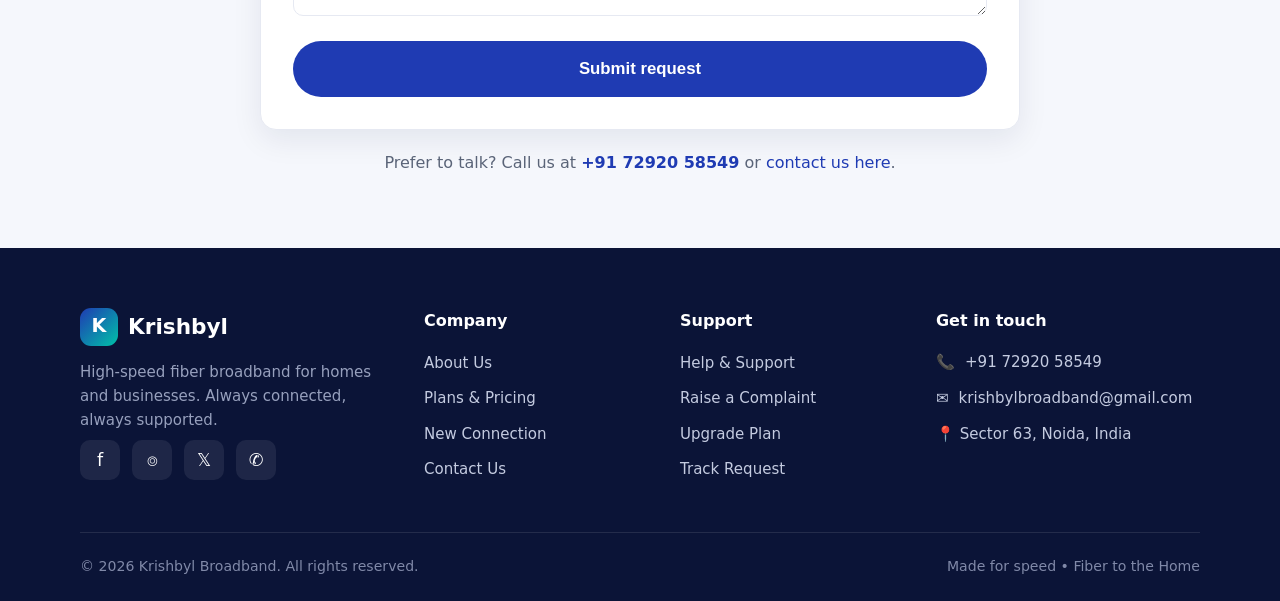
<file: new-connection.html>
<!DOCTYPE html>
<html lang="en">
<head>
  <meta charset="UTF-8" />
  <meta name="viewport" content="width=device-width, initial-scale=1.0" />
  <title>Get a New Connection — Krishbyl Broadband</title>
  <meta name="description" content="Apply for a new Krishbyl Broadband fiber connection. Fill our quick form and our team will call you to confirm coverage and schedule free installation." />
  <link rel="stylesheet" href="assets/css/style.css" />
  <link rel="icon" href="data:image/svg+xml,<svg xmlns='http://www.w3.org/2000/svg' viewBox='0 0 100 100'><rect width='100' height='100' rx='22' fill='%231f3bb3'/><text x='50' y='70' font-size='62' font-family='Arial' font-weight='bold' fill='white' text-anchor='middle'>K</text></svg>" />
</head>
<body>

  <header class="site-header">
    <div class="container nav">
      <a class="logo" href="index.html"><span class="mark"><span>K</span></span> Krishbyl</a>
      <button class="nav-toggle" aria-label="Toggle menu" aria-expanded="false"><span></span></button>
      <ul class="nav-links">
        <li><a href="index.html">Home</a></li>
        <li><a href="plans.html">Plans</a></li>
        <li><a href="about.html">About Us</a></li>
        <li><a href="contact.html">Contact Us</a></li>
        <li class="nav-cta"><a class="btn btn-primary" href="new-connection.html">Get Connection</a></li>
      </ul>
    </div>
  </header>

  <section class="page-banner">
    <div class="container">
      <h1>Get a New Connection</h1>
      <p>Fill in your details below. Our team will verify coverage at your address and call you to schedule free installation.</p>
      <div class="breadcrumb"><a href="index.html">Home</a> / New Connection</div>
    </div>
  </section>

  <!-- ===== Steps reminder ===== -->
  <section>
    <div class="container">
      <div style="background:linear-gradient(135deg,var(--brand),var(--accent)); color:#fff; border-radius:var(--radius); padding:18px 24px; text-align:center; font-weight:700; margin-bottom:40px; font-size:1.05rem;">
        🎁 Limited-period offer: Get <u>2 months extra validity FREE</u> with every new connection!
      </div>
      <div class="steps">
        <div class="step"><div class="num">1</div><h3>Submit form</h3><p>Tell us where you live and your preferred plan.</p></div>
        <div class="step"><div class="num">2</div><h3>We call you</h3><p>We confirm feasibility &amp; the best offer for you.</p></div>
        <div class="step"><div class="num">3</div><h3>Free install</h3><p>Engineer sets up fiber + router at your slot.</p></div>
        <div class="step"><div class="num">4</div><h3>Go live</h3><p>Enjoy fast, unlimited internet the same day.</p></div>
      </div>
    </div>
  </section>

  <!-- ===== New Connection form ===== -->
  <section class="bg-soft">
    <div class="container">
      <div class="section-head">
        <span class="eyebrow">Apply Online</span>
        <h2>New Connection Request Form</h2>
        <p>Takes less than 2 minutes. We'll call you to confirm coverage and schedule free installation.</p>
      </div>

      <div class="form-card" style="max-width:760px; margin:0 auto;">
        <form class="js-lead-form" data-form="New Connection" novalidate>
          <div class="form-row">
            <div class="field">
              <label for="name">Full name *</label>
              <input type="text" id="name" name="name" required placeholder="e.g. Pankaj Sharma" />
            </div>
            <div class="field">
              <label for="phone">Mobile number *</label>
              <input type="tel" id="phone" name="phone" required pattern="[0-9+ ]{8,15}" placeholder="+91 98xxxxxxx" />
            </div>
          </div>
          <div class="field">
            <label for="email">Email</label>
            <input type="email" id="email" name="email" placeholder="you@example.com" />
          </div>
          <div class="field">
            <label for="address">Installation address *</label>
            <input type="text" id="address" name="address" required placeholder="House / flat, street, area, city, PIN" />
          </div>
          <div class="form-row">
            <div class="field">
              <label for="plan">Preferred plan</label>
              <select id="plan" name="plan">
                <option value="">Select a plan</option>
                <option>Starter — 100 Mbps (₹600)</option>
                <option>Smart — 200 Mbps (₹710)</option>
                <option>Pro — 300 Mbps (₹900)</option>
                <option>Ultra — 1 Gbps (₹2500)</option>
                <option>Business / Leased line</option>
                <option>Not sure — help me choose</option>
              </select>
            </div>
            <div class="field">
              <label for="time">Best time to call</label>
              <select id="time" name="time">
                <option value="">Any time</option>
                <option>Morning (9 AM – 12 PM)</option>
                <option>Afternoon (12 – 4 PM)</option>
                <option>Evening (4 – 8 PM)</option>
              </select>
            </div>
          </div>
          <div class="field">
            <label for="msg">Anything else?</label>
            <textarea id="msg" name="msg" placeholder="Tell us about your usage, current ISP, or any questions."></textarea>
          </div>
          <!-- spam honeypot: real users never fill this -->
          <input type="text" name="company" tabindex="-1" autocomplete="off" style="position:absolute;left:-9999px" aria-hidden="true" />
          <button type="submit" class="btn btn-primary btn-lg" style="width:100%">Submit request</button>
          <p class="form-status" role="status" style="display:none; margin-top:16px; padding:12px 16px; border-radius:10px; font-size:.95rem;"></p>
        </form>
      </div>

      <p style="text-align:center; margin-top:20px;">
        Prefer to talk? Call us at <a href="tel:+917292058549"><b>+91 72920 58549</b></a>
        or <a href="contact.html">contact us here</a>.
      </p>
    </div>
  </section>

  <footer class="site-footer">
    <div class="container">
      <div class="footer-grid">
        <div>
          <div class="logo"><span class="mark"><span>K</span></span> Krishbyl</div>
          <p>High-speed fiber broadband for homes and businesses. Always connected, always supported.</p>
          <div class="social">
            <a href="#" aria-label="Facebook">f</a>
            <a href="#" aria-label="Instagram">⌾</a>
            <a href="#" aria-label="X / Twitter">𝕏</a>
            <a href="#" aria-label="WhatsApp">✆</a>
          </div>
        </div>
        <div>
          <h4>Company</h4>
          <ul class="footer-links">
            <li><a href="about.html">About Us</a></li>
            <li><a href="plans.html">Plans &amp; Pricing</a></li>
            <li><a href="new-connection.html">New Connection</a></li>
            <li><a href="contact.html">Contact Us</a></li>
          </ul>
        </div>
        <div>
          <h4>Support</h4>
          <ul class="footer-links">
            <li><a href="contact.html">Help &amp; Support</a></li>
            <li><a href="contact.html">Raise a Complaint</a></li>
            <li><a href="plans.html">Upgrade Plan</a></li>
            <li><a href="new-connection.html">Track Request</a></li>
          </ul>
        </div>
        <div>
          <h4>Get in touch</h4>
          <ul class="footer-links footer-contact">
            <li>📞 <a href="tel:+917292058549">+91 72920 58549</a></li>
            <li>✉️ <a href="mailto:krishbylbroadband@gmail.com">krishbylbroadband@gmail.com</a></li>
            <li>📍 Sector 63, Noida, India</li>
          </ul>
        </div>
      </div>
      <div class="footer-bottom">
        <span>© <span data-year>2026</span> Krishbyl Broadband. All rights reserved.</span>
        <span>Made for speed • Fiber to the Home</span>
      </div>
    </div>
  </footer>

  <script src="assets/js/main.js"></script>
</body>
</html>
</file>
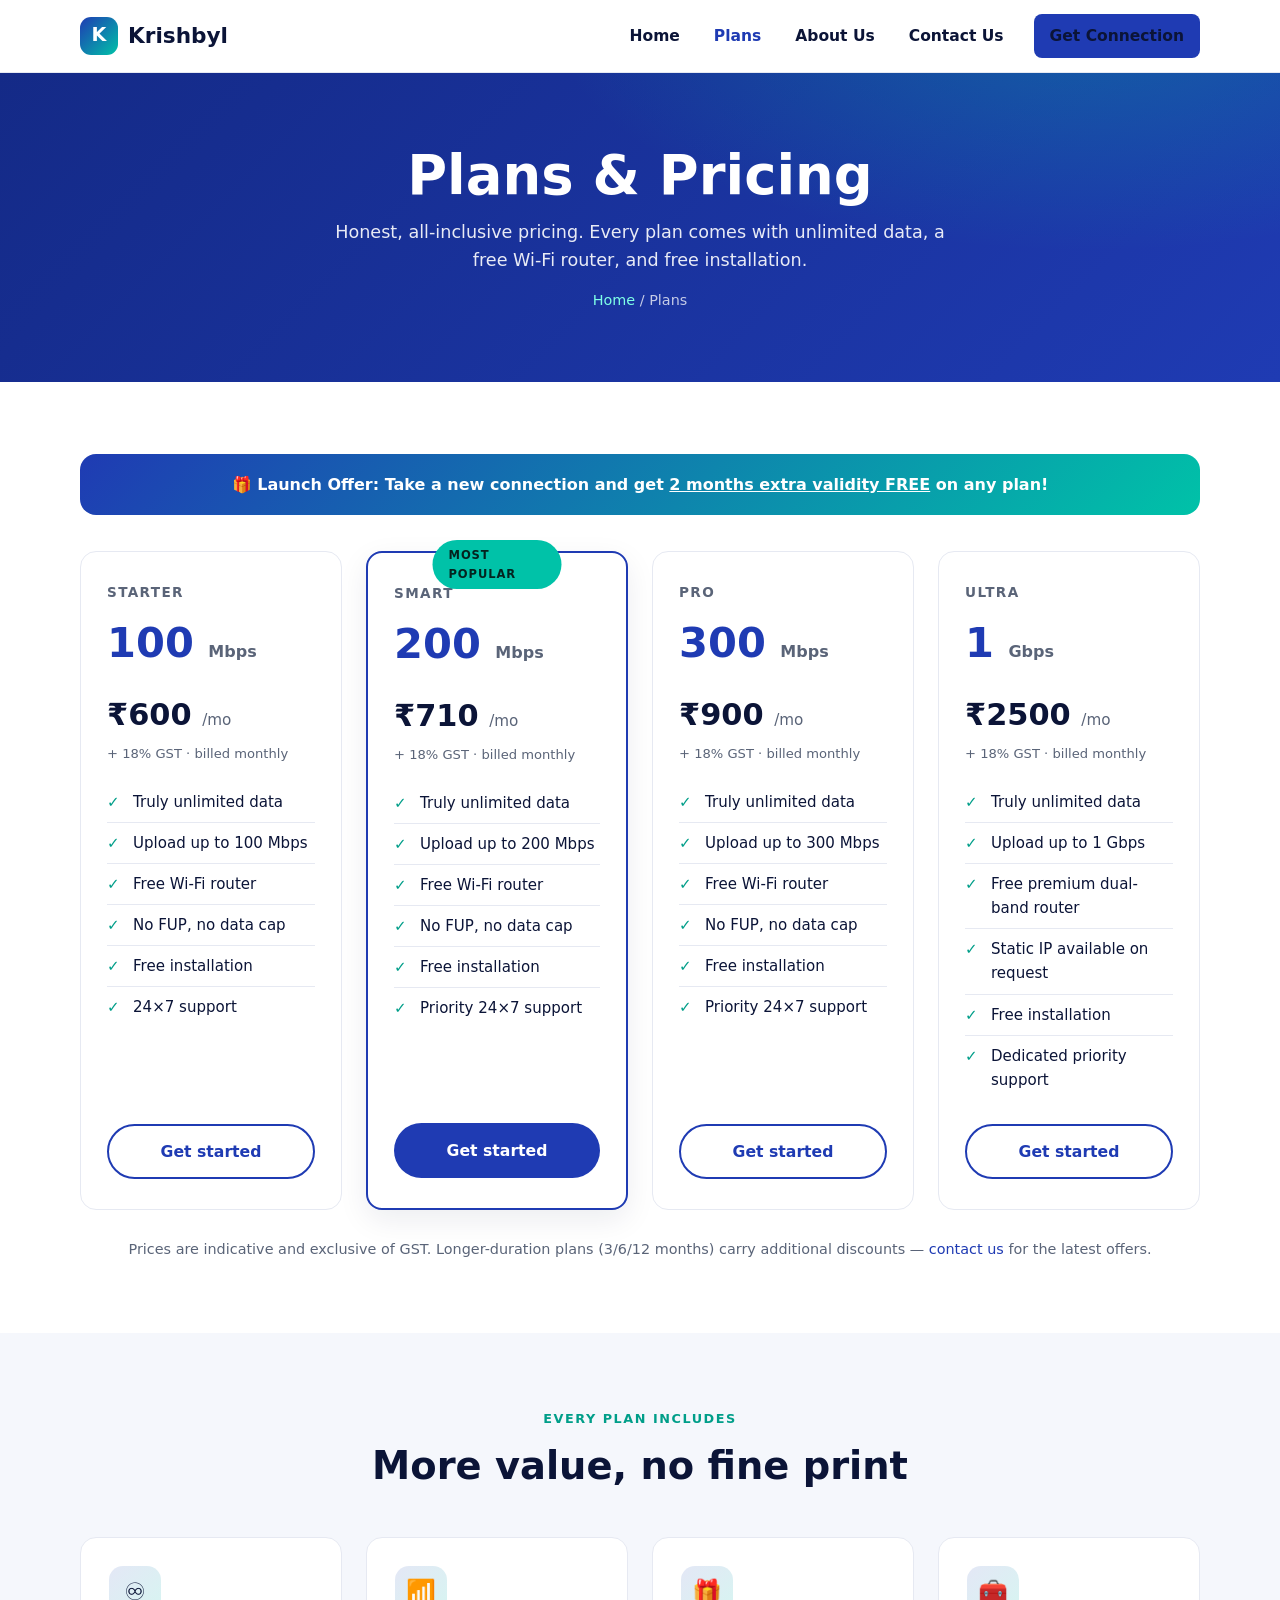
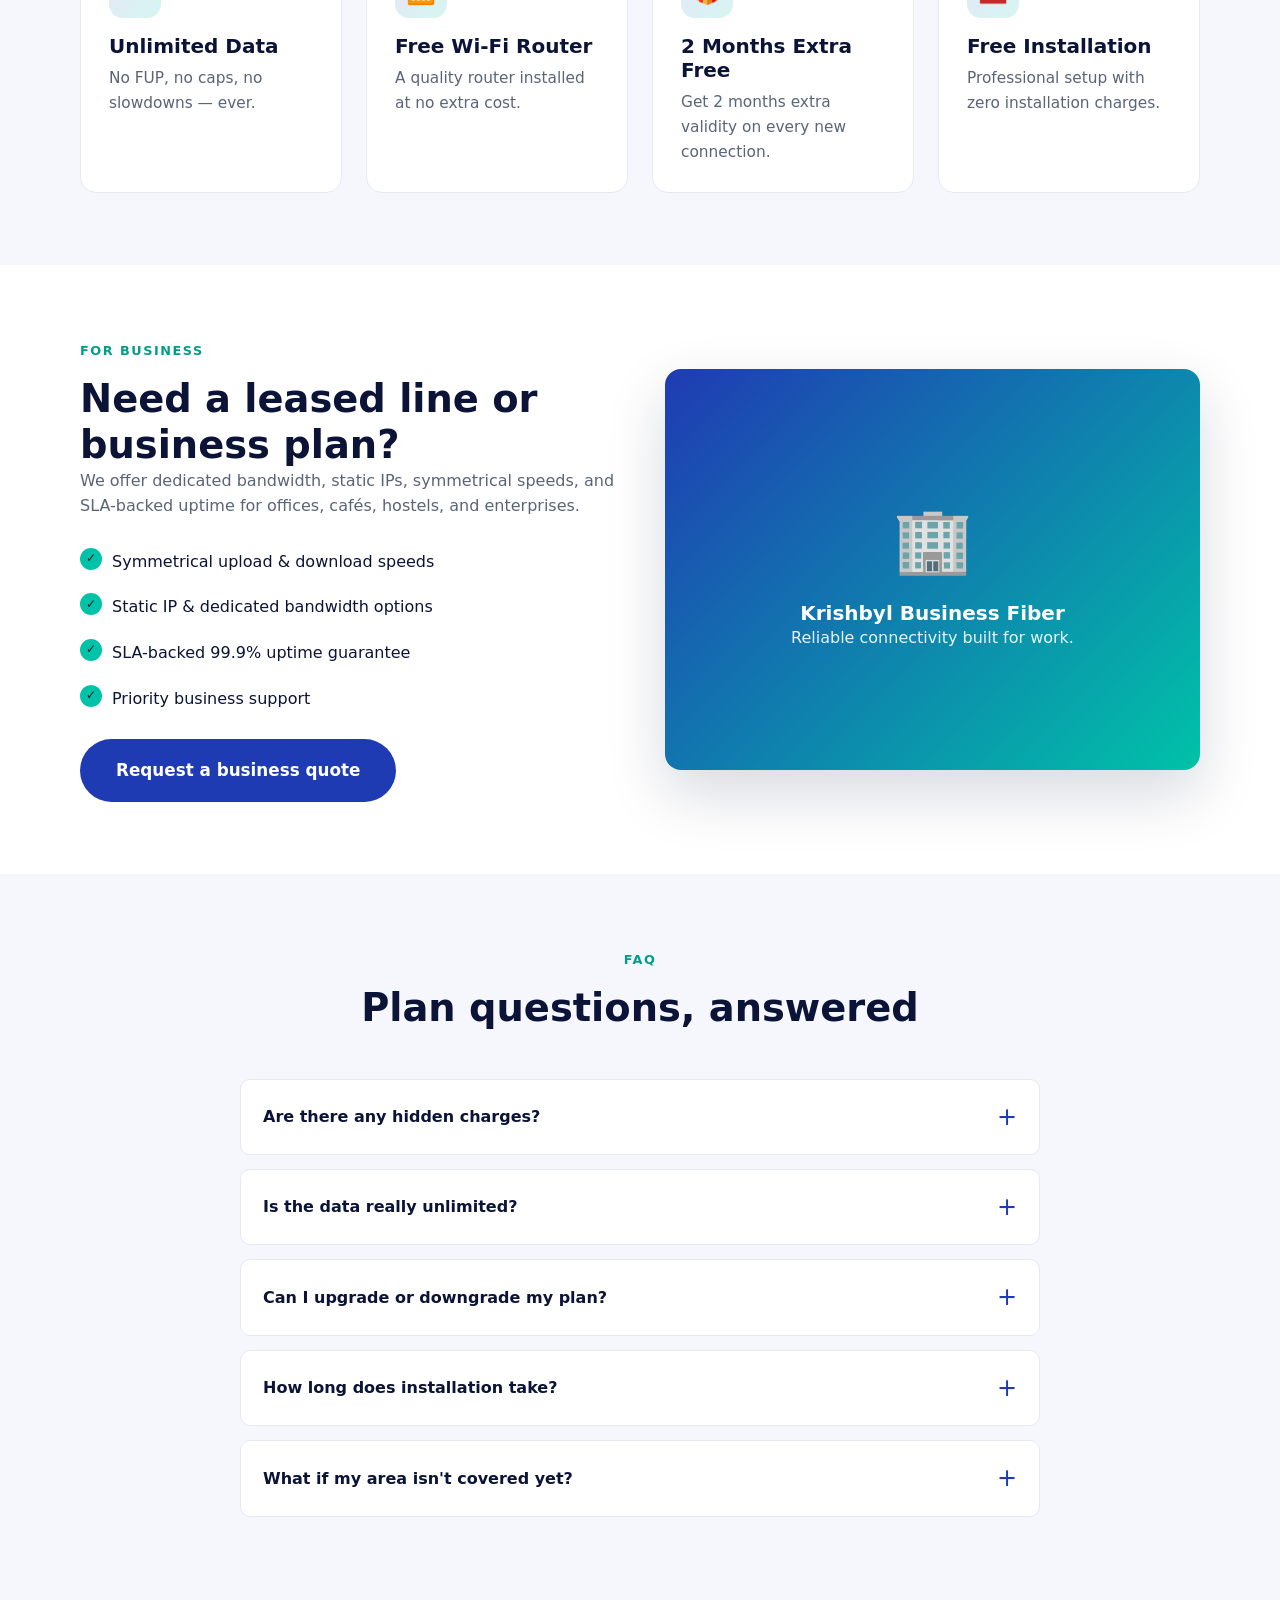
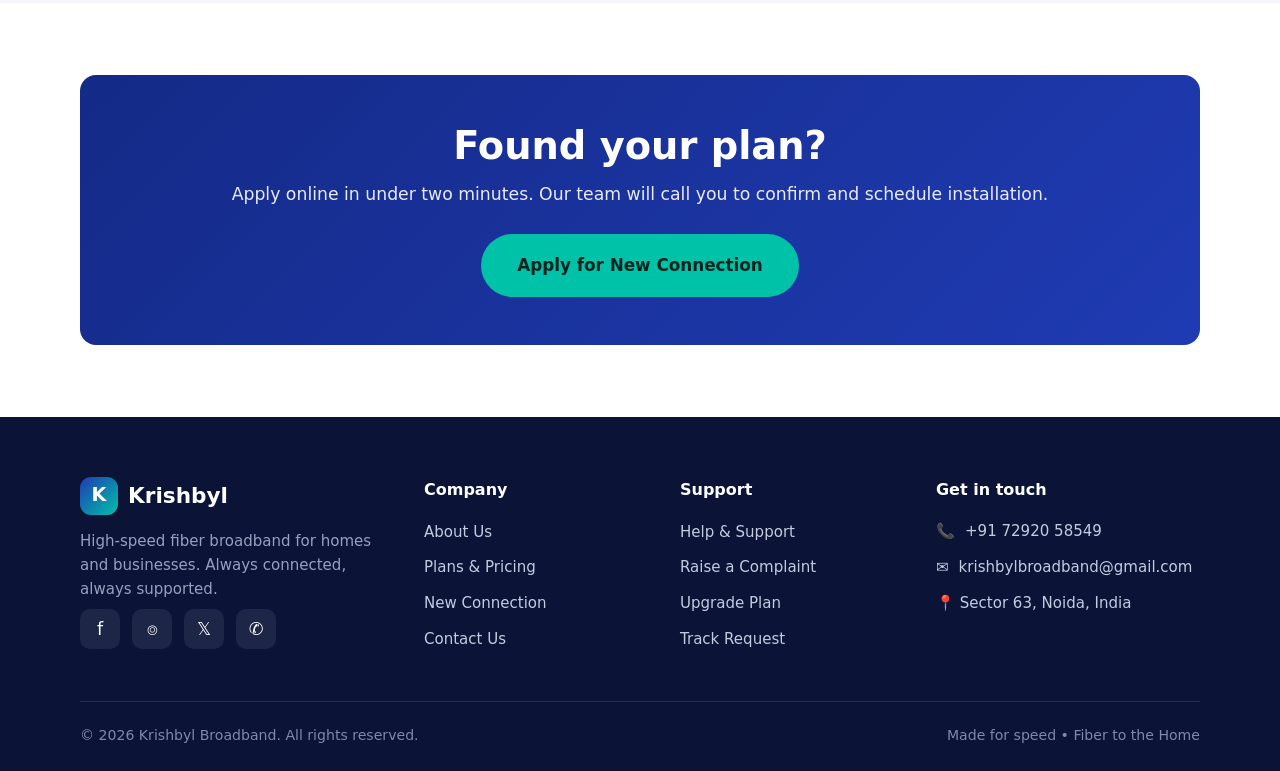
<file: plans.html>
<!DOCTYPE html>
<html lang="en">
<head>
  <meta charset="UTF-8" />
  <meta name="viewport" content="width=device-width, initial-scale=1.0" />
  <title>Plans &amp; Pricing — Krishbyl Broadband</title>
  <meta name="description" content="Compare Krishbyl Broadband fiber internet plans — from 100 Mbps to 1 Gbps. Truly unlimited data and free installation on every plan. New connection offer: 2 months extra validity free." />
  <link rel="stylesheet" href="assets/css/style.css" />
  <link rel="icon" href="data:image/svg+xml,<svg xmlns='http://www.w3.org/2000/svg' viewBox='0 0 100 100'><rect width='100' height='100' rx='22' fill='%231f3bb3'/><text x='50' y='70' font-size='62' font-family='Arial' font-weight='bold' fill='white' text-anchor='middle'>K</text></svg>" />
</head>
<body>

  <header class="site-header">
    <div class="container nav">
      <a class="logo" href="index.html"><span class="mark"><span>K</span></span> Krishbyl</a>
      <button class="nav-toggle" aria-label="Toggle menu" aria-expanded="false"><span></span></button>
      <ul class="nav-links">
        <li><a href="index.html">Home</a></li>
        <li><a href="plans.html">Plans</a></li>
        <li><a href="about.html">About Us</a></li>
        <li><a href="contact.html">Contact Us</a></li>
        <li class="nav-cta"><a class="btn btn-primary" href="new-connection.html">Get Connection</a></li>
      </ul>
    </div>
  </header>

  <section class="page-banner">
    <div class="container">
      <h1>Plans &amp; Pricing</h1>
      <p>Honest, all-inclusive pricing. Every plan comes with unlimited data, a free Wi-Fi router, and free installation.</p>
      <div class="breadcrumb"><a href="index.html">Home</a> / Plans</div>
    </div>
  </section>

  <!-- ===== Plans ===== -->
  <section>
    <div class="container">
      <div style="background:linear-gradient(135deg,var(--brand),var(--accent)); color:#fff; border-radius:var(--radius); padding:18px 24px; text-align:center; font-weight:700; margin-bottom:36px;">
        🎁 Launch Offer: Take a new connection and get <u>2 months extra validity FREE</u> on any plan!
      </div>
      <div class="plans-grid">
        <div class="plan">
          <div class="plan-name">Starter</div>
          <div class="plan-speed">100 <small>Mbps</small></div>
          <div class="plan-price">₹600 <span>/mo</span></div>
          <div class="plan-gst">+ 18% GST · billed monthly</div>
          <ul>
            <li>Truly unlimited data</li>
            <li>Upload up to 100 Mbps</li>
            <li>Free Wi-Fi router</li>
            <li>No FUP, no data cap</li>
            <li>Free installation</li>
            <li>24×7 support</li>
          </ul>
          <a class="btn btn-outline" href="new-connection.html">Get started</a>
        </div>

        <div class="plan featured">
          <div class="badge">Most Popular</div>
          <div class="plan-name">Smart</div>
          <div class="plan-speed">200 <small>Mbps</small></div>
          <div class="plan-price">₹710 <span>/mo</span></div>
          <div class="plan-gst">+ 18% GST · billed monthly</div>
          <ul>
            <li>Truly unlimited data</li>
            <li>Upload up to 200 Mbps</li>
            <li>Free Wi-Fi router</li>
            <li>No FUP, no data cap</li>
            <li>Free installation</li>
            <li>Priority 24×7 support</li>
          </ul>
          <a class="btn btn-primary" href="new-connection.html">Get started</a>
        </div>

        <div class="plan">
          <div class="plan-name">Pro</div>
          <div class="plan-speed">300 <small>Mbps</small></div>
          <div class="plan-price">₹900 <span>/mo</span></div>
          <div class="plan-gst">+ 18% GST · billed monthly</div>
          <ul>
            <li>Truly unlimited data</li>
            <li>Upload up to 300 Mbps</li>
            <li>Free Wi-Fi router</li>
            <li>No FUP, no data cap</li>
            <li>Free installation</li>
            <li>Priority 24×7 support</li>
          </ul>
          <a class="btn btn-outline" href="new-connection.html">Get started</a>
        </div>

        <div class="plan">
          <div class="plan-name">Ultra</div>
          <div class="plan-speed">1 <small>Gbps</small></div>
          <div class="plan-price">₹2500 <span>/mo</span></div>
          <div class="plan-gst">+ 18% GST · billed monthly</div>
          <ul>
            <li>Truly unlimited data</li>
            <li>Upload up to 1 Gbps</li>
            <li>Free premium dual-band router</li>
            <li>Static IP available on request</li>
            <li>Free installation</li>
            <li>Dedicated priority support</li>
          </ul>
          <a class="btn btn-outline" href="new-connection.html">Get started</a>
        </div>
      </div>

      <p style="text-align:center; margin-top:28px; font-size:.9rem;">
        Prices are indicative and exclusive of GST. Longer-duration plans (3/6/12 months) carry additional discounts —
        <a href="contact.html">contact us</a> for the latest offers.
      </p>
    </div>
  </section>

  <!-- ===== What's included ===== -->
  <section class="bg-soft">
    <div class="container">
      <div class="section-head">
        <span class="eyebrow">Every Plan Includes</span>
        <h2>More value, no fine print</h2>
      </div>
      <div class="grid grid-4">
        <div class="feature"><div class="ico">♾️</div><h3>Unlimited Data</h3><p>No FUP, no caps, no slowdowns — ever.</p></div>
        <div class="feature"><div class="ico">📶</div><h3>Free Wi-Fi Router</h3><p>A quality router installed at no extra cost.</p></div>
        <div class="feature"><div class="ico">🎁</div><h3>2 Months Extra Free</h3><p>Get 2 months extra validity on every new connection.</p></div>
        <div class="feature"><div class="ico">🧰</div><h3>Free Installation</h3><p>Professional setup with zero installation charges.</p></div>
      </div>
    </div>
  </section>

  <!-- ===== Business CTA ===== -->
  <section>
    <div class="container">
      <div class="split">
        <div>
          <span class="eyebrow">For Business</span>
          <h2>Need a leased line or business plan?</h2>
          <p>We offer dedicated bandwidth, static IPs, symmetrical speeds, and SLA-backed uptime for offices, cafés, hostels, and enterprises.</p>
          <ul>
            <li>Symmetrical upload &amp; download speeds</li>
            <li>Static IP &amp; dedicated bandwidth options</li>
            <li>SLA-backed 99.9% uptime guarantee</li>
            <li>Priority business support</li>
          </ul>
          <a class="btn btn-primary btn-lg" href="contact.html" style="margin-top:18px">Request a business quote</a>
        </div>
        <div class="media-box">
          <div>
            <div class="big">🏢</div>
            <h3 style="color:#fff; margin-top:10px">Krishbyl Business Fiber</h3>
            <p style="color:rgba(255,255,255,.9)">Reliable connectivity built for work.</p>
          </div>
        </div>
      </div>
    </div>
  </section>

  <!-- ===== FAQ ===== -->
  <section class="bg-soft">
    <div class="container">
      <div class="section-head">
        <span class="eyebrow">FAQ</span>
        <h2>Plan questions, answered</h2>
      </div>
      <div class="faq">
        <details><summary>Are there any hidden charges?</summary><p>No. Installation and the Wi-Fi router are free. You only pay the plan price plus applicable GST.</p></details>
        <details><summary>Is the data really unlimited?</summary><p>Yes. There is no FUP and no data cap. You get full speed for the entire billing cycle.</p></details>
        <details><summary>Can I upgrade or downgrade my plan?</summary><p>Absolutely. You can change your plan at the start of any billing cycle — just reach out to support.</p></details>
        <details><summary>How long does installation take?</summary><p>In most serviceable areas, installation is completed within 24–48 hours of feasibility confirmation.</p></details>
        <details><summary>What if my area isn't covered yet?</summary><p>Submit the new connection form anyway — we are expanding fast and will notify you the moment your area goes live.</p></details>
      </div>
    </div>
  </section>

  <!-- ===== CTA ===== -->
  <section>
    <div class="container">
      <div class="cta-band">
        <h2>Found your plan?</h2>
        <p>Apply online in under two minutes. Our team will call you to confirm and schedule installation.</p>
        <div class="hero-actions">
          <a class="btn btn-accent btn-lg" href="new-connection.html">Apply for New Connection</a>
        </div>
      </div>
    </div>
  </section>

  <footer class="site-footer">
    <div class="container">
      <div class="footer-grid">
        <div>
          <div class="logo"><span class="mark"><span>K</span></span> Krishbyl</div>
          <p>High-speed fiber broadband for homes and businesses. Always connected, always supported.</p>
          <div class="social">
            <a href="#" aria-label="Facebook">f</a>
            <a href="#" aria-label="Instagram">⌾</a>
            <a href="#" aria-label="X / Twitter">𝕏</a>
            <a href="#" aria-label="WhatsApp">✆</a>
          </div>
        </div>
        <div>
          <h4>Company</h4>
          <ul class="footer-links">
            <li><a href="about.html">About Us</a></li>
            <li><a href="plans.html">Plans &amp; Pricing</a></li>
            <li><a href="new-connection.html">New Connection</a></li>
            <li><a href="contact.html">Contact Us</a></li>
          </ul>
        </div>
        <div>
          <h4>Support</h4>
          <ul class="footer-links">
            <li><a href="contact.html">Help &amp; Support</a></li>
            <li><a href="contact.html">Raise a Complaint</a></li>
            <li><a href="plans.html">Upgrade Plan</a></li>
            <li><a href="new-connection.html">Track Request</a></li>
          </ul>
        </div>
        <div>
          <h4>Get in touch</h4>
          <ul class="footer-links footer-contact">
            <li>📞 <a href="tel:+917292058549">+91 72920 58549</a></li>
            <li>✉️ <a href="mailto:krishbylbroadband@gmail.com">krishbylbroadband@gmail.com</a></li>
            <li>📍 Sector 63, Noida, India</li>
          </ul>
        </div>
      </div>
      <div class="footer-bottom">
        <span>© <span data-year>2026</span> Krishbyl Broadband. All rights reserved.</span>
        <span>Made for speed • Fiber to the Home</span>
      </div>
    </div>
  </footer>

  <script src="assets/js/main.js"></script>
</body>
</html>
</file>
<file: assets/css/style.css>
/* ============================================================
   Krishbyl Broadband — Global Stylesheet
   ============================================================ */

:root {
  --brand: #1f3bb3;          /* primary indigo-blue */
  --brand-dark: #142a87;
  --brand-light: #4f6fe5;
  --accent: #00c2a8;         /* teal accent */
  --accent-dark: #009e89;
  --ink: #0b1437;            /* near-black text */
  --muted: #5a6478;
  --line: #e6e9f2;
  --bg: #ffffff;
  --bg-soft: #f5f7fc;
  --bg-dark: #0b1437;
  --white: #ffffff;
  --radius: 16px;
  --radius-sm: 10px;
  --shadow: 0 10px 30px rgba(15, 23, 64, 0.08);
  --shadow-lg: 0 24px 60px rgba(15, 23, 64, 0.16);
  --container: 1160px;
  --font: "Segoe UI", system-ui, -apple-system, "Helvetica Neue", Arial, sans-serif;
}

* { box-sizing: border-box; margin: 0; padding: 0; }

html { scroll-behavior: smooth; }

body {
  font-family: var(--font);
  color: var(--ink);
  background: var(--bg);
  line-height: 1.6;
  -webkit-font-smoothing: antialiased;
}

img { max-width: 100%; display: block; }

a { color: var(--brand); text-decoration: none; }

.container {
  width: 100%;
  max-width: var(--container);
  margin: 0 auto;
  padding: 0 20px;
}

h1, h2, h3 { line-height: 1.2; color: var(--ink); }
h1 { font-size: clamp(2rem, 5vw, 3.4rem); font-weight: 800; }
h2 { font-size: clamp(1.6rem, 3.5vw, 2.4rem); font-weight: 800; }
h3 { font-size: 1.25rem; font-weight: 700; }

p { color: var(--muted); }

section { padding: 72px 0; }

.section-head { text-align: center; max-width: 680px; margin: 0 auto 48px; }
.section-head h2 { margin-bottom: 12px; }
.section-head p { font-size: 1.05rem; }

.eyebrow {
  display: inline-block;
  font-size: 0.8rem;
  font-weight: 700;
  letter-spacing: 0.12em;
  text-transform: uppercase;
  color: var(--accent-dark);
  margin-bottom: 14px;
}

/* ---------- Buttons ---------- */
.btn {
  display: inline-flex;
  align-items: center;
  justify-content: center;
  gap: 8px;
  padding: 13px 26px;
  border-radius: 50px;
  font-weight: 700;
  font-size: 0.98rem;
  border: 2px solid transparent;
  cursor: pointer;
  transition: transform .15s ease, box-shadow .15s ease, background .15s ease;
  white-space: nowrap;
}
.btn-primary { background: var(--brand); color: var(--white); }
.btn-primary:hover { background: var(--brand-dark); transform: translateY(-2px); box-shadow: var(--shadow); }
.btn-accent { background: var(--accent); color: #04231f; }
.btn-accent:hover { background: var(--accent-dark); color: #fff; transform: translateY(-2px); box-shadow: var(--shadow); }
.btn-outline { background: transparent; color: var(--brand); border-color: var(--brand); }
.btn-outline:hover { background: var(--brand); color: #fff; }
.btn-ghost-light { background: rgba(255,255,255,.14); color:#fff; border-color: rgba(255,255,255,.4); }
.btn-ghost-light:hover { background:#fff; color: var(--brand); }
.btn-lg { padding: 16px 34px; font-size: 1.05rem; }

/* ---------- Header / Nav ---------- */
.site-header {
  position: sticky;
  top: 0;
  z-index: 50;
  background: rgba(255,255,255,.92);
  backdrop-filter: blur(10px);
  border-bottom: 1px solid var(--line);
}
.nav {
  display: flex;
  align-items: center;
  justify-content: space-between;
  height: 72px;
}
.logo { display: flex; align-items: center; gap: 10px; font-weight: 800; font-size: 1.35rem; color: var(--ink); }
.logo .mark {
  width: 38px; height: 38px; border-radius: 11px;
  background: linear-gradient(135deg, var(--brand), var(--accent));
  display: grid; place-items: center; color: #fff; font-weight: 900; font-size: 1.2rem;
}
.logo .mark span { transform: translateY(-1px); }
.logo b { color: var(--brand); }

.nav-links { display: flex; align-items: center; gap: 6px; list-style: none; }
.nav-links a {
  color: var(--ink);
  font-weight: 600;
  font-size: 0.97rem;
  padding: 8px 14px;
  border-radius: 8px;
  transition: background .15s, color .15s;
}
.nav-links a:hover { background: var(--bg-soft); color: var(--brand); }
.nav-links a.active { color: var(--brand); }
.nav-cta { margin-left: 10px; }

.nav-toggle {
  display: none; background: none; border: 0; cursor: pointer;
  width: 44px; height: 44px; border-radius: 10px;
}
.nav-toggle span, .nav-toggle span::before, .nav-toggle span::after {
  content: ""; display: block; width: 24px; height: 2.5px; background: var(--ink);
  border-radius: 2px; position: relative; transition: .25s;
}
.nav-toggle span { margin: 0 auto; }
.nav-toggle span::before { position: absolute; top: -7px; }
.nav-toggle span::after { position: absolute; top: 7px; }

/* ---------- Hero ---------- */
.hero {
  position: relative;
  color: #fff;
  background:
    radial-gradient(1200px 500px at 80% -10%, rgba(0,194,168,.35), transparent 60%),
    linear-gradient(135deg, var(--brand-dark), var(--brand) 55%, var(--brand-light));
  overflow: hidden;
}
.hero::after {
  content: ""; position: absolute; inset: 0;
  background-image: radial-gradient(rgba(255,255,255,.07) 1px, transparent 1px);
  background-size: 22px 22px; opacity: .6; pointer-events: none;
}
.hero .container { position: relative; z-index: 1; }
.hero-grid { display: grid; grid-template-columns: 1.1fr .9fr; gap: 40px; align-items: center; padding: 80px 0; }
.hero h1 { color: #fff; }
.hero h1 .hl { color: #7fffe6; }
.hero p.lead { color: rgba(255,255,255,.9); font-size: 1.2rem; margin: 20px 0 30px; max-width: 540px; }
.hero-actions { display: flex; gap: 14px; flex-wrap: wrap; }
.hero-stats { display: flex; gap: 30px; margin-top: 40px; flex-wrap: wrap; }
.hero-stats .stat b { display: block; font-size: 1.9rem; color: #fff; }
.hero-stats .stat span { color: rgba(255,255,255,.8); font-size: .9rem; }

.hero-card {
  background: rgba(255,255,255,.12);
  border: 1px solid rgba(255,255,255,.25);
  border-radius: var(--radius);
  padding: 28px;
  backdrop-filter: blur(6px);
}
.hero-card h3 { color: #fff; margin-bottom: 6px; }
.hero-card .speed { font-size: 3rem; font-weight: 900; color: #7fffe6; line-height: 1; }
.hero-card .speed small { font-size: 1rem; color: rgba(255,255,255,.8); font-weight: 600; }
.hero-card ul { list-style: none; margin: 18px 0 22px; }
.hero-card li { color: rgba(255,255,255,.92); padding: 6px 0 6px 28px; position: relative; }
.hero-card li::before { content: "✓"; position: absolute; left: 0; color: #7fffe6; font-weight: 900; }
.hero-card .price { font-size: 1.6rem; font-weight: 800; color: #fff; margin-bottom: 16px; }
.hero-card .price small { font-size: .9rem; font-weight: 500; color: rgba(255,255,255,.75); }

/* ---------- Feature cards ---------- */
.grid { display: grid; gap: 24px; }
.grid-2 { grid-template-columns: repeat(2, 1fr); }
.grid-3 { grid-template-columns: repeat(3, 1fr); }
.grid-4 { grid-template-columns: repeat(4, 1fr); }

.feature {
  background: var(--bg);
  border: 1px solid var(--line);
  border-radius: var(--radius);
  padding: 28px;
  transition: transform .18s, box-shadow .18s, border-color .18s;
}
.feature:hover { transform: translateY(-4px); box-shadow: var(--shadow); border-color: transparent; }
.feature .ico {
  width: 52px; height: 52px; border-radius: 14px; display: grid; place-items: center;
  font-size: 1.5rem; background: linear-gradient(135deg, rgba(31,59,179,.12), rgba(0,194,168,.16));
  margin-bottom: 16px;
}
.feature h3 { margin-bottom: 8px; }
.feature p { font-size: .96rem; }

.bg-soft { background: var(--bg-soft); }

/* ---------- Plan cards ---------- */
.plans-grid { display: grid; grid-template-columns: repeat(4, 1fr); gap: 24px; align-items: stretch; }
.plan {
  background: #fff;
  border: 1px solid var(--line);
  border-radius: var(--radius);
  padding: 30px 26px;
  display: flex; flex-direction: column;
  position: relative;
  transition: transform .18s, box-shadow .18s, border-color .18s;
}
.plan:hover { transform: translateY(-6px); box-shadow: var(--shadow-lg); }
.plan.featured { border: 2px solid var(--brand); box-shadow: var(--shadow); }
.plan .badge {
  position: absolute; top: -13px; left: 50%; transform: translateX(-50%);
  background: var(--accent); color: #04231f; font-size: .72rem; font-weight: 800;
  letter-spacing: .08em; text-transform: uppercase; padding: 6px 16px; border-radius: 50px;
}
.plan .plan-name { font-size: .85rem; font-weight: 700; letter-spacing: .1em; text-transform: uppercase; color: var(--muted); }
.plan .plan-speed { font-size: 2.6rem; font-weight: 900; color: var(--brand); margin: 6px 0 0; }
.plan .plan-speed small { font-size: 1rem; color: var(--muted); font-weight: 600; }
.plan .plan-price { font-size: 1.9rem; font-weight: 800; margin: 14px 0 4px; }
.plan .plan-price span { font-size: .95rem; font-weight: 500; color: var(--muted); }
.plan .plan-gst { font-size: .82rem; color: var(--muted); margin-bottom: 18px; }
.plan ul { list-style: none; margin: 0 0 24px; flex: 1; }
.plan li { padding: 8px 0 8px 26px; position: relative; font-size: .94rem; border-top: 1px solid var(--line); }
.plan li:first-child { border-top: 0; }
.plan li::before { content: "✓"; position: absolute; left: 0; color: var(--accent-dark); font-weight: 900; }
.plan .btn { width: 100%; }

/* ---------- Steps ---------- */
.steps { display: grid; grid-template-columns: repeat(4, 1fr); gap: 24px; }
.step { text-align: center; padding: 10px; }
.step .num {
  width: 56px; height: 56px; border-radius: 50%; margin: 0 auto 16px;
  display: grid; place-items: center; font-weight: 900; font-size: 1.3rem;
  color: #fff; background: linear-gradient(135deg, var(--brand), var(--accent));
}
.step h3 { margin-bottom: 6px; font-size: 1.1rem; }
.step p { font-size: .92rem; }

/* ---------- CTA band ---------- */
.cta-band {
  background: linear-gradient(135deg, var(--brand-dark), var(--brand));
  color: #fff; border-radius: var(--radius); padding: 48px;
  text-align: center; position: relative; overflow: hidden;
}
.cta-band h2 { color: #fff; margin-bottom: 12px; }
.cta-band p { color: rgba(255,255,255,.9); margin-bottom: 26px; font-size: 1.08rem; }
.cta-band .hero-actions { justify-content: center; }

/* ---------- Page banner ---------- */
.page-banner {
  background:
    radial-gradient(900px 400px at 85% -20%, rgba(0,194,168,.3), transparent 60%),
    linear-gradient(135deg, var(--brand-dark), var(--brand));
  color: #fff; padding: 70px 0; text-align: center;
}
.page-banner h1 { color: #fff; margin-bottom: 10px; }
.page-banner p { color: rgba(255,255,255,.9); max-width: 640px; margin: 0 auto; font-size: 1.1rem; }
.breadcrumb { font-size: .9rem; color: rgba(255,255,255,.75); margin-top: 14px; }
.breadcrumb a { color: #7fffe6; }

/* ---------- About ---------- */
.split { display: grid; grid-template-columns: 1fr 1fr; gap: 50px; align-items: center; }
.split ul { list-style: none; margin-top: 20px; }
.split li { padding: 10px 0 10px 32px; position: relative; color: var(--ink); }
.split li::before {
  content: "✓"; position: absolute; left: 0; top: 9px; width: 22px; height: 22px;
  background: var(--accent); color: #04231f; border-radius: 50%; display: grid;
  place-items: center; font-size: .75rem; font-weight: 900;
}
.media-box {
  border-radius: var(--radius); overflow: hidden; box-shadow: var(--shadow-lg);
  background: linear-gradient(135deg, var(--brand), var(--accent));
  aspect-ratio: 4/3; display: grid; place-items: center; color: #fff; padding: 40px; text-align: center;
}
.media-box .big { font-size: 4rem; }

.stat-strip { display: grid; grid-template-columns: repeat(4,1fr); gap: 24px; text-align: center; }
.stat-strip .stat b { font-size: 2.6rem; color: var(--brand); display: block; font-weight: 900; }
.stat-strip .stat span { color: var(--muted); font-weight: 600; }

.value-card { text-align: left; }

/* ---------- Contact ---------- */
.contact-grid { display: grid; grid-template-columns: 1fr 1.2fr; gap: 40px; align-items: start; }
.info-card {
  background: var(--bg-soft); border: 1px solid var(--line);
  border-radius: var(--radius); padding: 26px; margin-bottom: 18px;
  display: flex; gap: 16px; align-items: flex-start;
}
.info-card .ico {
  width: 48px; height: 48px; border-radius: 12px; flex: 0 0 auto;
  background: linear-gradient(135deg, var(--brand), var(--accent)); color: #fff;
  display: grid; place-items: center; font-size: 1.3rem;
}
.info-card h3 { font-size: 1.05rem; margin-bottom: 4px; }
.info-card p, .info-card a { font-size: .96rem; color: var(--muted); }

.form-card {
  background: #fff; border: 1px solid var(--line); border-radius: var(--radius);
  padding: 32px; box-shadow: var(--shadow);
}
.form-row { display: grid; grid-template-columns: 1fr 1fr; gap: 16px; }
.field { margin-bottom: 18px; }
.field label { display: block; font-weight: 600; font-size: .92rem; margin-bottom: 6px; }
.field input, .field select, .field textarea {
  width: 100%; padding: 12px 14px; border: 1.5px solid var(--line); border-radius: var(--radius-sm);
  font-family: inherit; font-size: .97rem; color: var(--ink); background: #fff; transition: border-color .15s;
}
.field input:focus, .field select:focus, .field textarea:focus { outline: none; border-color: var(--brand); }
.field textarea { resize: vertical; min-height: 120px; }

.form-note {
  background: #fff7e6; border: 1px solid #ffe1a8; color: #8a5b00;
  padding: 12px 16px; border-radius: var(--radius-sm); font-size: .9rem; margin-bottom: 18px;
}
.form-embed {
  border: 0; width: 100%; min-height: 1100px; border-radius: var(--radius);
}
.embed-wrap { background:#fff; border:1px solid var(--line); border-radius: var(--radius); padding: 8px; box-shadow: var(--shadow); }

.map-wrap { border-radius: var(--radius); overflow: hidden; box-shadow: var(--shadow); border:1px solid var(--line); }
.map-wrap iframe { width: 100%; height: 360px; border: 0; display:block; }

/* ---------- FAQ ---------- */
.faq { max-width: 800px; margin: 0 auto; }
.faq details {
  background:#fff; border: 1px solid var(--line); border-radius: var(--radius-sm);
  padding: 0; margin-bottom: 14px; overflow: hidden;
}
.faq summary {
  cursor: pointer; padding: 18px 22px; font-weight: 700; list-style: none;
  display: flex; justify-content: space-between; align-items: center; color: var(--ink);
}
.faq summary::-webkit-details-marker { display: none; }
.faq summary::after { content: "+"; font-size: 1.5rem; color: var(--brand); font-weight: 400; }
.faq details[open] summary::after { content: "−"; }
.faq details p { padding: 0 22px 20px; }

/* ---------- Footer ---------- */
.site-footer { background: var(--bg-dark); color: #c4cbe0; padding: 60px 0 24px; }
.footer-grid { display: grid; grid-template-columns: 1.4fr 1fr 1fr 1.2fr; gap: 36px; }
.site-footer h4 { color: #fff; font-size: 1rem; margin-bottom: 16px; }
.site-footer .logo { color: #fff; margin-bottom: 14px; }
.site-footer p { color: #97a0bd; font-size: .94rem; }
.footer-links { list-style: none; }
.footer-links li { margin-bottom: 10px; }
.footer-links a { color: #c4cbe0; font-size: .94rem; }
.footer-links a:hover { color: #7fffe6; }
.footer-contact li { display: flex; gap: 10px; margin-bottom: 12px; color: #c4cbe0; font-size: .94rem; }
.social { display: flex; gap: 12px; margin-top: 8px; }
.social a {
  width: 40px; height: 40px; border-radius: 10px; background: rgba(255,255,255,.08);
  display: grid; place-items: center; color: #fff; font-size: 1.1rem; transition: background .15s;
}
.social a:hover { background: var(--brand); }
.footer-bottom {
  border-top: 1px solid rgba(255,255,255,.1); margin-top: 40px; padding-top: 22px;
  display: flex; justify-content: space-between; flex-wrap: wrap; gap: 10px; font-size: .88rem; color: #8089a8;
}

/* ---------- Responsive ---------- */
@media (max-width: 960px) {
  .hero-grid, .split, .contact-grid { grid-template-columns: 1fr; }
  .grid-4, .plans-grid, .stat-strip { grid-template-columns: repeat(2, 1fr); }
  .grid-3 { grid-template-columns: repeat(2, 1fr); }
  .steps { grid-template-columns: repeat(2, 1fr); }
  .footer-grid { grid-template-columns: 1fr 1fr; }
  .hero-card { max-width: 460px; }

  .nav-toggle { display: block; }
  .nav-links {
    position: absolute; top: 72px; left: 0; right: 0;
    flex-direction: column; align-items: stretch; gap: 0;
    background: #fff; border-bottom: 1px solid var(--line); padding: 12px;
    box-shadow: var(--shadow); display: none;
  }
  .nav-links.open { display: flex; }
  .nav-links a { padding: 14px; border-radius: 8px; }
  .nav-cta { margin: 8px 0 0; }
  .nav-cta .btn { width: 100%; }
}

@media (max-width: 560px) {
  section { padding: 52px 0; }
  .grid-2, .grid-3, .grid-4, .plans-grid, .stat-strip, .steps, .form-row, .footer-grid {
    grid-template-columns: 1fr;
  }
  .cta-band { padding: 32px 22px; }
  .hero-actions .btn, .cta-band .btn { width: 100%; }
}
</file>
